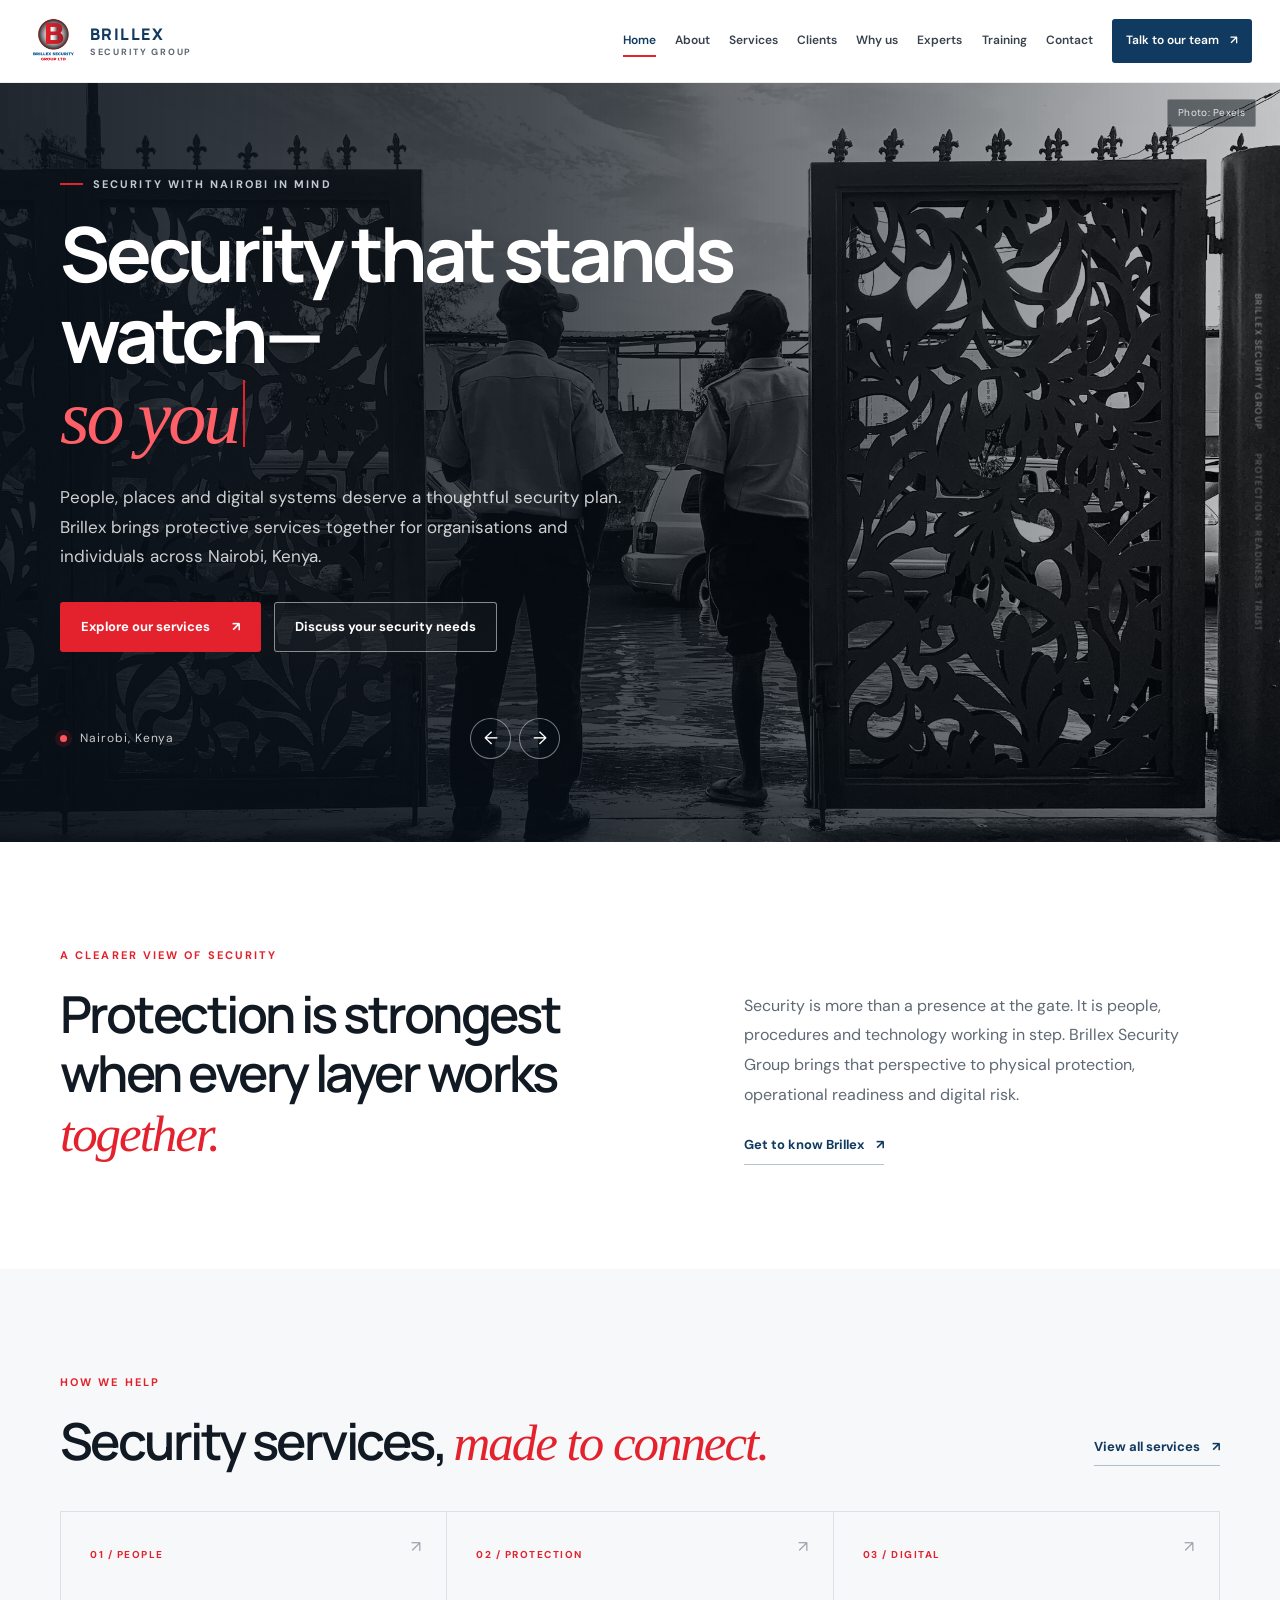
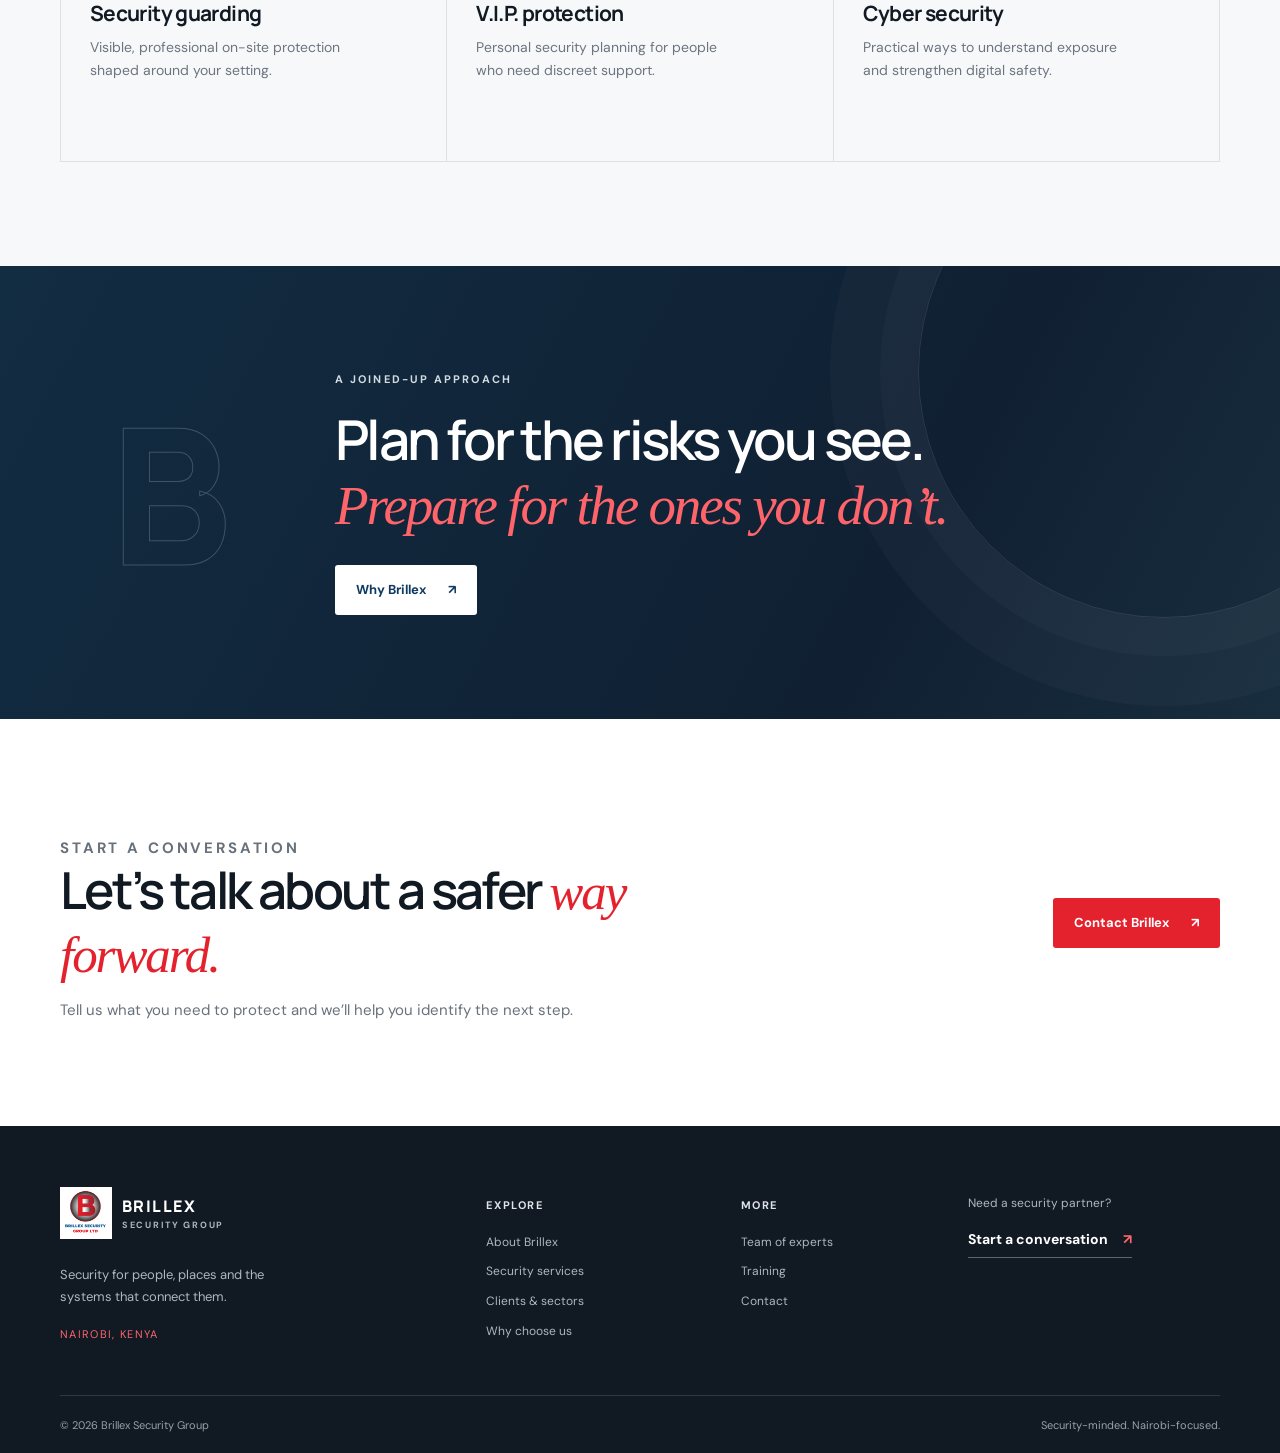
<file: index.html>
<!doctype html>
<html lang="en">
<head>
  <meta charset="utf-8">
  <meta name="viewport" content="width=device-width, initial-scale=1">
  <meta name="theme-color" content="#101821">
  <title>Brillex Security Group | Nairobi Security Solutions</title>
  <meta name="description" content="Brillex Security Group provides security services in Nairobi, Kenya, from professional guarding and VIP protection to cyber security and surveillance.">
  <meta name="keywords" content="security company Nairobi, security guarding, VIP protection, CCTV surveillance, cyber security, risk assessment">
  <meta property="og:type" content="website">
  <meta property="og:site_name" content="Brillex Security Group">
  <meta property="og:title" content="Brillex Security Group | Nairobi Security Solutions">
  <meta property="og:description" content="A considered security partner for people, premises and digital environments in Nairobi, Kenya.">
  <meta property="og:image" content="https://files.manuscdn.com/user_upload_by_module/session_file/310519663730242823/diGGMNQBbQScNteg.jpg">
  <meta name="twitter:card" content="summary_large_image">
  <meta name="twitter:title" content="Brillex Security Group | Nairobi Security Solutions">
  <meta name="twitter:description" content="Explore security services for people, premises and digital environments in Nairobi, Kenya.">
  <meta name="twitter:image" content="https://files.manuscdn.com/user_upload_by_module/session_file/310519663730242823/diGGMNQBbQScNteg.jpg">
  <link rel="icon" href="assets/img/brillex-logo.jpg" type="image/jpeg">
  <link rel="stylesheet" href="assets/css/styles.css">
  <script src="assets/js/main.js" defer></script>
</head>
<body data-page="home">
  <a class="skip-link" href="#main">Skip to content</a>
  <header class="site-header" data-header>
    <div class="header-inner">
      <a class="brand" href="/" aria-label="Brillex Security Group home">
        <img src="assets/img/brillex-logo.jpg" width="54" height="54" alt="Brillex Security Group logo">
        <span class="brand-copy"><strong>BRILLEX</strong><span>SECURITY GROUP</span></span>
      </a>
      <button class="nav-toggle" type="button" aria-label="Open navigation" aria-expanded="false" aria-controls="primary-nav" data-nav-toggle><span></span><span></span></button>
      <nav class="primary-nav" id="primary-nav" aria-label="Main navigation" data-nav>
        <a href="/" aria-current="page">Home</a><a href="about.html">About</a><a href="services.html">Services</a><a href="clients.html">Clients</a><a href="why-choose-us.html">Why us</a><a href="team.html">Experts</a><a href="training.html">Training</a><a href="contact.html">Contact</a>
        <a class="nav-cta" href="contact.html">Talk to our team <span aria-hidden="true">↗</span></a>
      </nav>
    </div>
  </header>

  <main id="main">
    <section class="hero" aria-labelledby="hero-title" data-hero>
      <div class="hero-slides" aria-hidden="true">
        <div class="hero-slide is-active" data-credit="Pexels" data-credit-url="https://www.pexels.com/search/african%20security%20guard/" style="background-image:url('assets/img/hero-guard.webp')"></div>
        <div class="hero-slide" data-credit="Unsplash" data-credit-url="https://unsplash.com/s/photos/security-monitoring" style="background-image:url('assets/img/hero-cctv.webp')"></div>
        <div class="hero-slide" data-credit="Pexels" data-credit-url="https://www.pexels.com/search/dog%20handler/" style="background-image:url('assets/img/hero-working-dog.webp')"></div>
      </div>
      <div class="hero-shade" aria-hidden="true"></div>
      <div class="hero-content page-width">
        <p class="eyebrow hero-eyebrow"><span class="eyebrow-mark"></span> Security with Nairobi in mind</p>
        <h1 id="hero-title" aria-label="Security that stands watch—so you can move forward."><span data-typewriter>Security that stands watch—</span><br><em data-typewriter>so you can move forward.</em><span class="typewriter-cursor" aria-hidden="true"></span></h1>
        <p class="hero-intro">People, places and digital systems deserve a thoughtful security plan. Brillex brings protective services together for organisations and individuals across Nairobi, Kenya.</p>
        <div class="hero-actions"><a class="button button-primary" href="services.html">Explore our services <span aria-hidden="true">↗</span></a><a class="button button-outline" href="contact.html">Discuss your security needs</a></div>
        <div class="hero-bottom"><span class="hero-location"><span class="location-dot"></span> Nairobi, Kenya</span><div class="carousel-controls" aria-label="Hero image controls"><button type="button" data-slide-prev aria-label="Previous background image">←</button><button type="button" data-slide-next aria-label="Next background image">→</button></div></div>
      </div>
      <a class="hero-photo-credit" href="https://www.pexels.com/search/african%20security%20guard/" target="_blank" rel="noopener noreferrer" data-hero-credit>Photo: Pexels</a>
      <div class="hero-edge" aria-hidden="true"><span>BRILLEX SECURITY GROUP</span><span>PROTECTION · READINESS · TRUST</span></div>
    </section>

    <section class="intro-section section-pad">
      <div class="page-width intro-layout">
        <div class="section-heading" data-reveal><p class="eyebrow eyebrow-dark">A clearer view of security</p><h2>Protection is strongest when every layer works <em>together.</em></h2></div>
        <div class="intro-copy" data-reveal><p>Security is more than a presence at the gate. It is people, procedures and technology working in step. Brillex Security Group brings that perspective to physical protection, operational readiness and digital risk.</p><a class="text-link" href="about.html">Get to know Brillex <span aria-hidden="true">↗</span></a></div>
      </div>
    </section>

    <section class="service-preview section-pad section-tint">
      <div class="page-width">
        <div class="section-heading section-heading-row" data-reveal><div><p class="eyebrow eyebrow-dark">How we help</p><h2>Security services, <em>made to connect.</em></h2></div><a class="text-link" href="services.html">View all services <span aria-hidden="true">↗</span></a></div>
        <div class="service-grid">
          <a class="service-card" href="services.html#guarding" data-reveal><span class="card-index">01 / PEOPLE</span><h3>Security guarding</h3><p>Visible, professional on-site protection shaped around your setting.</p><span class="card-arrow" aria-hidden="true">↗</span></a>
          <a class="service-card" href="services.html#vip-protection" data-reveal><span class="card-index">02 / PROTECTION</span><h3>V.I.P. protection</h3><p>Personal security planning for people who need discreet support.</p><span class="card-arrow" aria-hidden="true">↗</span></a>
          <a class="service-card" href="services.html#cyber-security" data-reveal><span class="card-index">03 / DIGITAL</span><h3>Cyber security</h3><p>Practical ways to understand exposure and strengthen digital safety.</p><span class="card-arrow" aria-hidden="true">↗</span></a>
        </div>
      </div>
    </section>

    <section class="statement-section section-pad"><div class="page-width statement-layout" data-reveal><span class="statement-mark" aria-hidden="true">B</span><div><p class="eyebrow">A joined-up approach</p><h2>Plan for the risks you see.<br><em>Prepare for the ones you don’t.</em></h2><a class="button button-light" href="why-choose-us.html">Why Brillex <span aria-hidden="true">↗</span></a></div></div></section>

    <section class="home-contact section-pad"><div class="page-width home-contact-inner" data-reveal><div><p class="eyebrow eyebrow-dark">Start a conversation</p><h2>Let’s talk about a safer <em>way forward.</em></h2><p>Tell us what you need to protect and we’ll help you identify the next step.</p></div><a class="button button-primary" href="contact.html">Contact Brillex <span aria-hidden="true">↗</span></a></div></section>
  </main>

  <footer class="site-footer"><div class="page-width footer-main"><div class="footer-brand-block"><a class="brand brand-footer" href="/"><img src="assets/img/brillex-logo.jpg" width="54" height="54" alt="Brillex Security Group logo"><span class="brand-copy"><strong>BRILLEX</strong><span>SECURITY GROUP</span></span></a><p>Security for people, places and the systems that connect them.</p><span class="footer-location">Nairobi, Kenya</span></div><div class="footer-links"><h2>Explore</h2><div><a href="about.html">About Brillex</a><a href="services.html">Security services</a><a href="clients.html">Clients &amp; sectors</a><a href="why-choose-us.html">Why choose us</a></div></div><div class="footer-links"><h2>More</h2><div><a href="team.html">Team of experts</a><a href="training.html">Training</a><a href="contact.html">Contact</a></div></div><div class="footer-cta"><span>Need a security partner?</span><a class="footer-contact-link" href="contact.html">Start a conversation <span aria-hidden="true">↗</span></a></div></div><div class="page-width footer-bottom"><span>© <span data-year>2026</span> Brillex Security Group</span><span>Security-minded. Nairobi-focused.</span></div></footer>
</body>
</html>
</file>
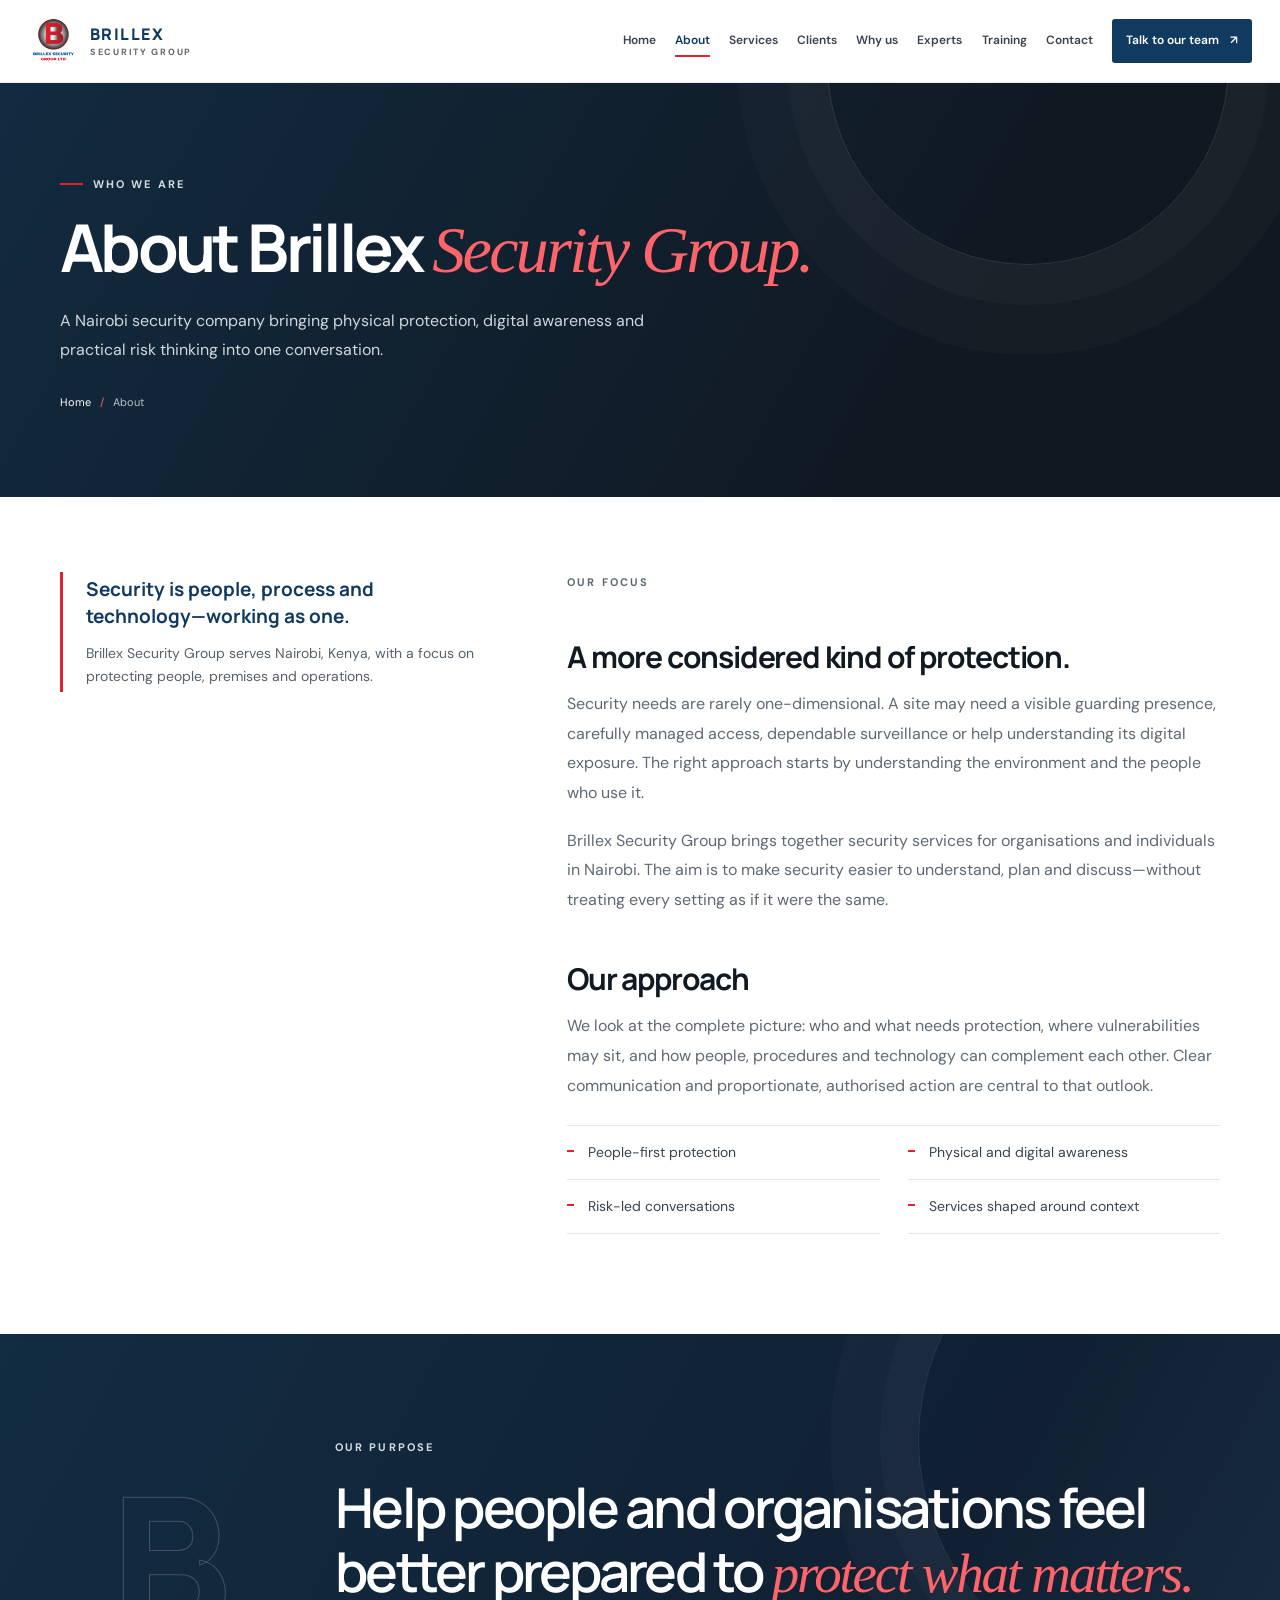
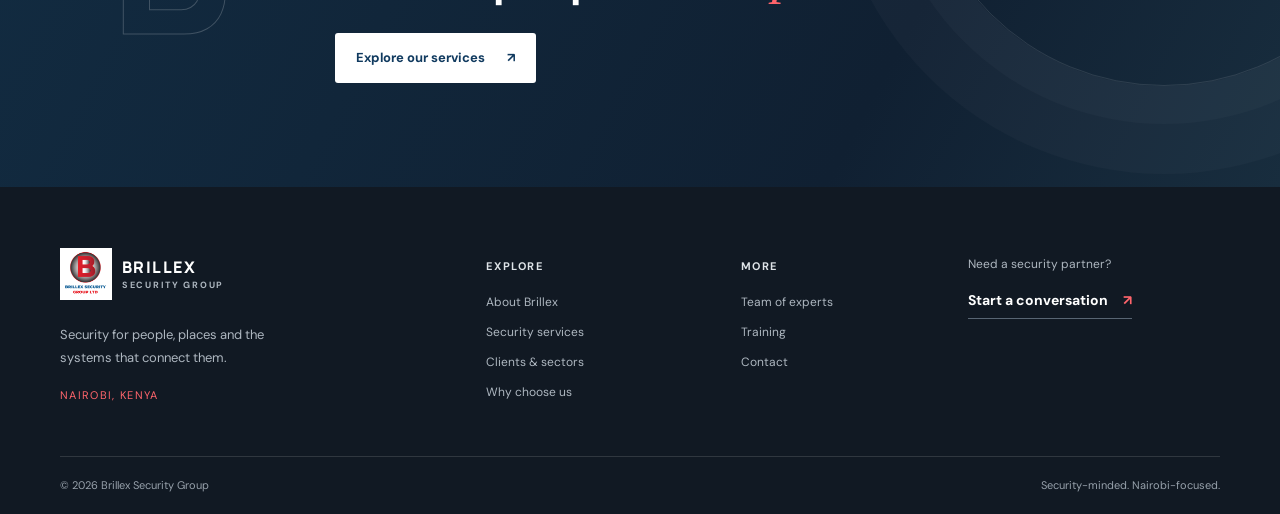
<file: about.html>
<!doctype html>
<html lang="en">
<head>
  <meta charset="utf-8"><meta name="viewport" content="width=device-width, initial-scale=1"><meta name="theme-color" content="#101821">
  <title>About Brillex Security Group | Nairobi</title>
  <meta name="description" content="Learn about Brillex Security Group, a Nairobi security company bringing people, procedures and technology into a more considered approach to protection.">
  <meta name="keywords" content="about Brillex Security Group, Nairobi security company, security approach, Brillex Kenya">
  <meta property="og:type" content="website"><meta property="og:site_name" content="Brillex Security Group"><meta property="og:title" content="About Brillex Security Group | Nairobi"><meta property="og:description" content="Meet the Nairobi security company focused on a joined-up approach to people, premises and digital safety."><meta property="og:image" content="https://files.manuscdn.com/user_upload_by_module/session_file/310519663730242823/diGGMNQBbQScNteg.jpg">
  <meta name="twitter:card" content="summary_large_image"><meta name="twitter:title" content="About Brillex Security Group | Nairobi"><meta name="twitter:description" content="A Nairobi security company with a joined-up approach to protection."><meta name="twitter:image" content="https://files.manuscdn.com/user_upload_by_module/session_file/310519663730242823/diGGMNQBbQScNteg.jpg">
  <link rel="icon" href="assets/img/brillex-logo.jpg" type="image/jpeg"><link rel="stylesheet" href="assets/css/styles.css"><script src="assets/js/main.js" defer></script>
</head>
<body data-page="about">
  <a class="skip-link" href="#main">Skip to content</a>
  <header class="site-header" data-header><div class="header-inner"><a class="brand" href="/" aria-label="Brillex Security Group home"><img src="assets/img/brillex-logo.jpg" width="54" height="54" alt="Brillex Security Group logo"><span class="brand-copy"><strong>BRILLEX</strong><span>SECURITY GROUP</span></span></a><button class="nav-toggle" type="button" aria-label="Open navigation" aria-expanded="false" aria-controls="primary-nav" data-nav-toggle><span></span><span></span></button><nav class="primary-nav" id="primary-nav" aria-label="Main navigation" data-nav><a href="/">Home</a><a href="about.html" aria-current="page">About</a><a href="services.html">Services</a><a href="clients.html">Clients</a><a href="why-choose-us.html">Why us</a><a href="team.html">Experts</a><a href="training.html">Training</a><a href="contact.html">Contact</a><a class="nav-cta" href="contact.html">Talk to our team <span aria-hidden="true">↗</span></a></nav></div></header>
  <main id="main">
    <section class="page-hero"><div class="page-width"><p class="eyebrow"><span class="eyebrow-mark"></span> Who we are</p><h1>About Brillex <em>Security Group.</em></h1><p class="page-hero-copy">A Nairobi security company bringing physical protection, digital awareness and practical risk thinking into one conversation.</p><div class="breadcrumb"><a href="/">Home</a><span aria-hidden="true">/</span><span aria-current="page">About</span></div></div></section>
    <section class="content-section"><div class="page-width content-two-col"><aside class="content-aside" data-reveal><strong>Security is people, process and technology—working as one.</strong>Brillex Security Group serves Nairobi, Kenya, with a focus on protecting people, premises and operations.</aside><div class="content-body" data-reveal><p class="eyebrow eyebrow-dark">Our focus</p><h2>A more considered kind of protection.</h2><p>Security needs are rarely one-dimensional. A site may need a visible guarding presence, carefully managed access, dependable surveillance or help understanding its digital exposure. The right approach starts by understanding the environment and the people who use it.</p><p>Brillex Security Group brings together security services for organisations and individuals in Nairobi. The aim is to make security easier to understand, plan and discuss—without treating every setting as if it were the same.</p><h2>Our approach</h2><p>We look at the complete picture: who and what needs protection, where vulnerabilities may sit, and how people, procedures and technology can complement each other. Clear communication and proportionate, authorised action are central to that outlook.</p><ul class="mini-list"><li>People-first protection</li><li>Physical and digital awareness</li><li>Risk-led conversations</li><li>Services shaped around context</li></ul></div></div></section>
    <section class="statement-section section-pad"><div class="page-width statement-layout" data-reveal><span class="statement-mark" aria-hidden="true">B</span><div><p class="eyebrow">Our purpose</p><h2>Help people and organisations feel better prepared to <em>protect what matters.</em></h2><a class="button button-light" href="services.html">Explore our services <span aria-hidden="true">↗</span></a></div></div></section>
  </main>
  <footer class="site-footer"><div class="page-width footer-main"><div class="footer-brand-block"><a class="brand brand-footer" href="/"><img src="assets/img/brillex-logo.jpg" width="54" height="54" alt="Brillex Security Group logo"><span class="brand-copy"><strong>BRILLEX</strong><span>SECURITY GROUP</span></span></a><p>Security for people, places and the systems that connect them.</p><span class="footer-location">Nairobi, Kenya</span></div><div class="footer-links"><h2>Explore</h2><div><a href="about.html">About Brillex</a><a href="services.html">Security services</a><a href="clients.html">Clients &amp; sectors</a><a href="why-choose-us.html">Why choose us</a></div></div><div class="footer-links"><h2>More</h2><div><a href="team.html">Team of experts</a><a href="training.html">Training</a><a href="contact.html">Contact</a></div></div><div class="footer-cta"><span>Need a security partner?</span><a class="footer-contact-link" href="contact.html">Start a conversation <span aria-hidden="true">↗</span></a></div></div><div class="page-width footer-bottom"><span>© <span data-year>2026</span> Brillex Security Group</span><span>Security-minded. Nairobi-focused.</span></div></footer>
</body></html>
</file>
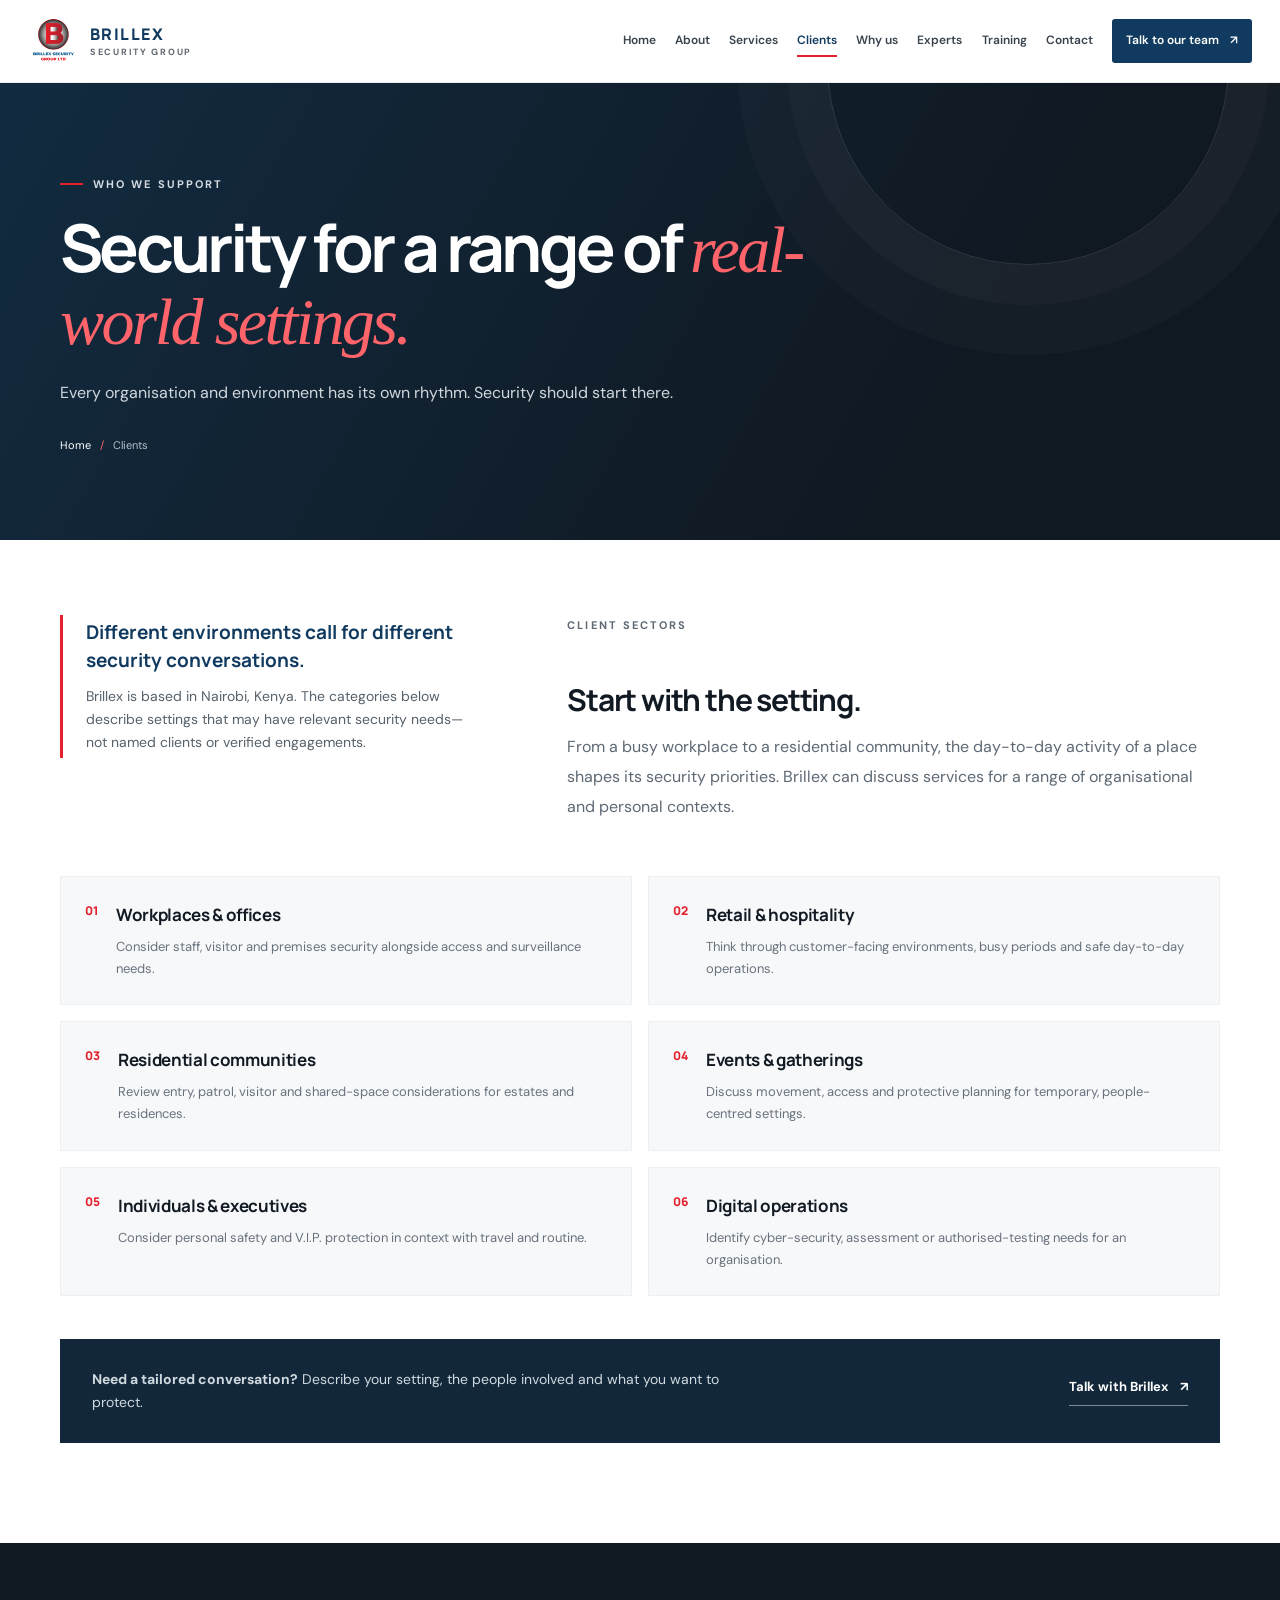
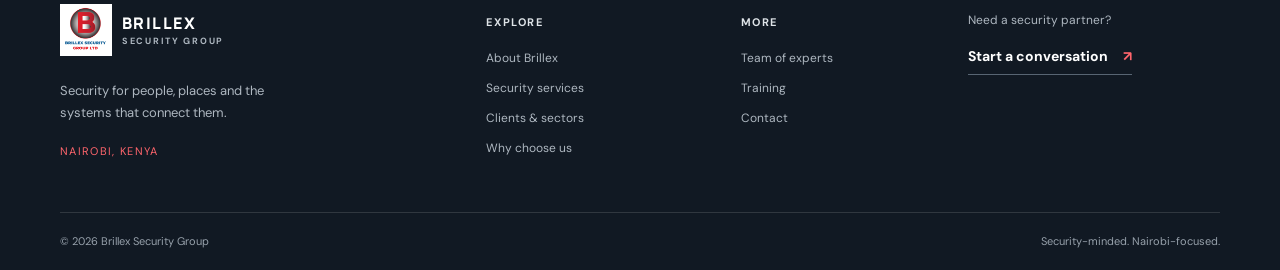
<file: clients.html>
<!doctype html>
<html lang="en">
<head>
  <meta charset="utf-8"><meta name="viewport" content="width=device-width, initial-scale=1"><meta name="theme-color" content="#101821">
  <title>Clients &amp; Sectors | Brillex Security Group</title>
  <meta name="description" content="Explore the types of organisations and environments Brillex Security Group can support with physical, personal and digital security in Nairobi.">
  <meta name="keywords" content="Brillex clients, security sectors Nairobi, business security Kenya, residential security, event security">
  <meta property="og:type" content="website"><meta property="og:site_name" content="Brillex Security Group"><meta property="og:title" content="Clients &amp; Sectors | Brillex Security Group"><meta property="og:description" content="Security support for varied environments in Nairobi, from workplaces and estates to public-facing venues."><meta property="og:image" content="https://files.manuscdn.com/user_upload_by_module/session_file/310519663730242823/diGGMNQBbQScNteg.jpg">
  <meta name="twitter:card" content="summary_large_image"><meta name="twitter:title" content="Clients &amp; Sectors | Brillex Security Group"><meta name="twitter:description" content="See the types of environments Brillex can support in Nairobi, Kenya."><meta name="twitter:image" content="https://files.manuscdn.com/user_upload_by_module/session_file/310519663730242823/diGGMNQBbQScNteg.jpg">
  <link rel="icon" href="assets/img/brillex-logo.jpg" type="image/jpeg"><link rel="stylesheet" href="assets/css/styles.css"><script src="assets/js/main.js" defer></script>
</head>
<body data-page="clients">
  <a class="skip-link" href="#main">Skip to content</a>
  <header class="site-header" data-header><div class="header-inner"><a class="brand" href="/" aria-label="Brillex Security Group home"><img src="assets/img/brillex-logo.jpg" width="54" height="54" alt="Brillex Security Group logo"><span class="brand-copy"><strong>BRILLEX</strong><span>SECURITY GROUP</span></span></a><button class="nav-toggle" type="button" aria-label="Open navigation" aria-expanded="false" aria-controls="primary-nav" data-nav-toggle><span></span><span></span></button><nav class="primary-nav" id="primary-nav" aria-label="Main navigation" data-nav><a href="/">Home</a><a href="about.html">About</a><a href="services.html">Services</a><a href="clients.html" aria-current="page">Clients</a><a href="why-choose-us.html">Why us</a><a href="team.html">Experts</a><a href="training.html">Training</a><a href="contact.html">Contact</a><a class="nav-cta" href="contact.html">Talk to our team <span aria-hidden="true">↗</span></a></nav></div></header>
  <main id="main">
    <section class="page-hero"><div class="page-width"><p class="eyebrow"><span class="eyebrow-mark"></span> Who we support</p><h1>Security for a range of <em>real-world settings.</em></h1><p class="page-hero-copy">Every organisation and environment has its own rhythm. Security should start there.</p><div class="breadcrumb"><a href="/">Home</a><span aria-hidden="true">/</span><span aria-current="page">Clients</span></div></div></section>
    <section class="content-section"><div class="page-width"><div class="content-two-col"><aside class="content-aside" data-reveal><strong>Different environments call for different security conversations.</strong>Brillex is based in Nairobi, Kenya. The categories below describe settings that may have relevant security needs—not named clients or verified engagements.</aside><div class="content-body" data-reveal><p class="eyebrow eyebrow-dark">Client sectors</p><h2>Start with the setting.</h2><p>From a busy workplace to a residential community, the day-to-day activity of a place shapes its security priorities. Brillex can discuss services for a range of organisational and personal contexts.</p></div></div>
      <div class="sector-grid"><article class="sector-card" data-reveal><span>01</span><div><h2>Workplaces &amp; offices</h2><p>Consider staff, visitor and premises security alongside access and surveillance needs.</p></div></article><article class="sector-card" data-reveal><span>02</span><div><h2>Retail &amp; hospitality</h2><p>Think through customer-facing environments, busy periods and safe day-to-day operations.</p></div></article><article class="sector-card" data-reveal><span>03</span><div><h2>Residential communities</h2><p>Review entry, patrol, visitor and shared-space considerations for estates and residences.</p></div></article><article class="sector-card" data-reveal><span>04</span><div><h2>Events &amp; gatherings</h2><p>Discuss movement, access and protective planning for temporary, people-centred settings.</p></div></article><article class="sector-card" data-reveal><span>05</span><div><h2>Individuals &amp; executives</h2><p>Consider personal safety and V.I.P. protection in context with travel and routine.</p></div></article><article class="sector-card" data-reveal><span>06</span><div><h2>Digital operations</h2><p>Identify cyber-security, assessment or authorised-testing needs for an organisation.</p></div></article></div>
      <div class="callout" data-reveal><p><strong>Need a tailored conversation?</strong> Describe your setting, the people involved and what you want to protect.</p><a class="text-link" href="contact.html">Talk with Brillex <span aria-hidden="true">↗</span></a></div>
    </div></section>
  </main>
  <footer class="site-footer"><div class="page-width footer-main"><div class="footer-brand-block"><a class="brand brand-footer" href="/"><img src="assets/img/brillex-logo.jpg" width="54" height="54" alt="Brillex Security Group logo"><span class="brand-copy"><strong>BRILLEX</strong><span>SECURITY GROUP</span></span></a><p>Security for people, places and the systems that connect them.</p><span class="footer-location">Nairobi, Kenya</span></div><div class="footer-links"><h2>Explore</h2><div><a href="about.html">About Brillex</a><a href="services.html">Security services</a><a href="clients.html">Clients &amp; sectors</a><a href="why-choose-us.html">Why choose us</a></div></div><div class="footer-links"><h2>More</h2><div><a href="team.html">Team of experts</a><a href="training.html">Training</a><a href="contact.html">Contact</a></div></div><div class="footer-cta"><span>Need a security partner?</span><a class="footer-contact-link" href="contact.html">Start a conversation <span aria-hidden="true">↗</span></a></div></div><div class="page-width footer-bottom"><span>© <span data-year>2026</span> Brillex Security Group</span><span>Security-minded. Nairobi-focused.</span></div></footer>
</body></html>
</file>
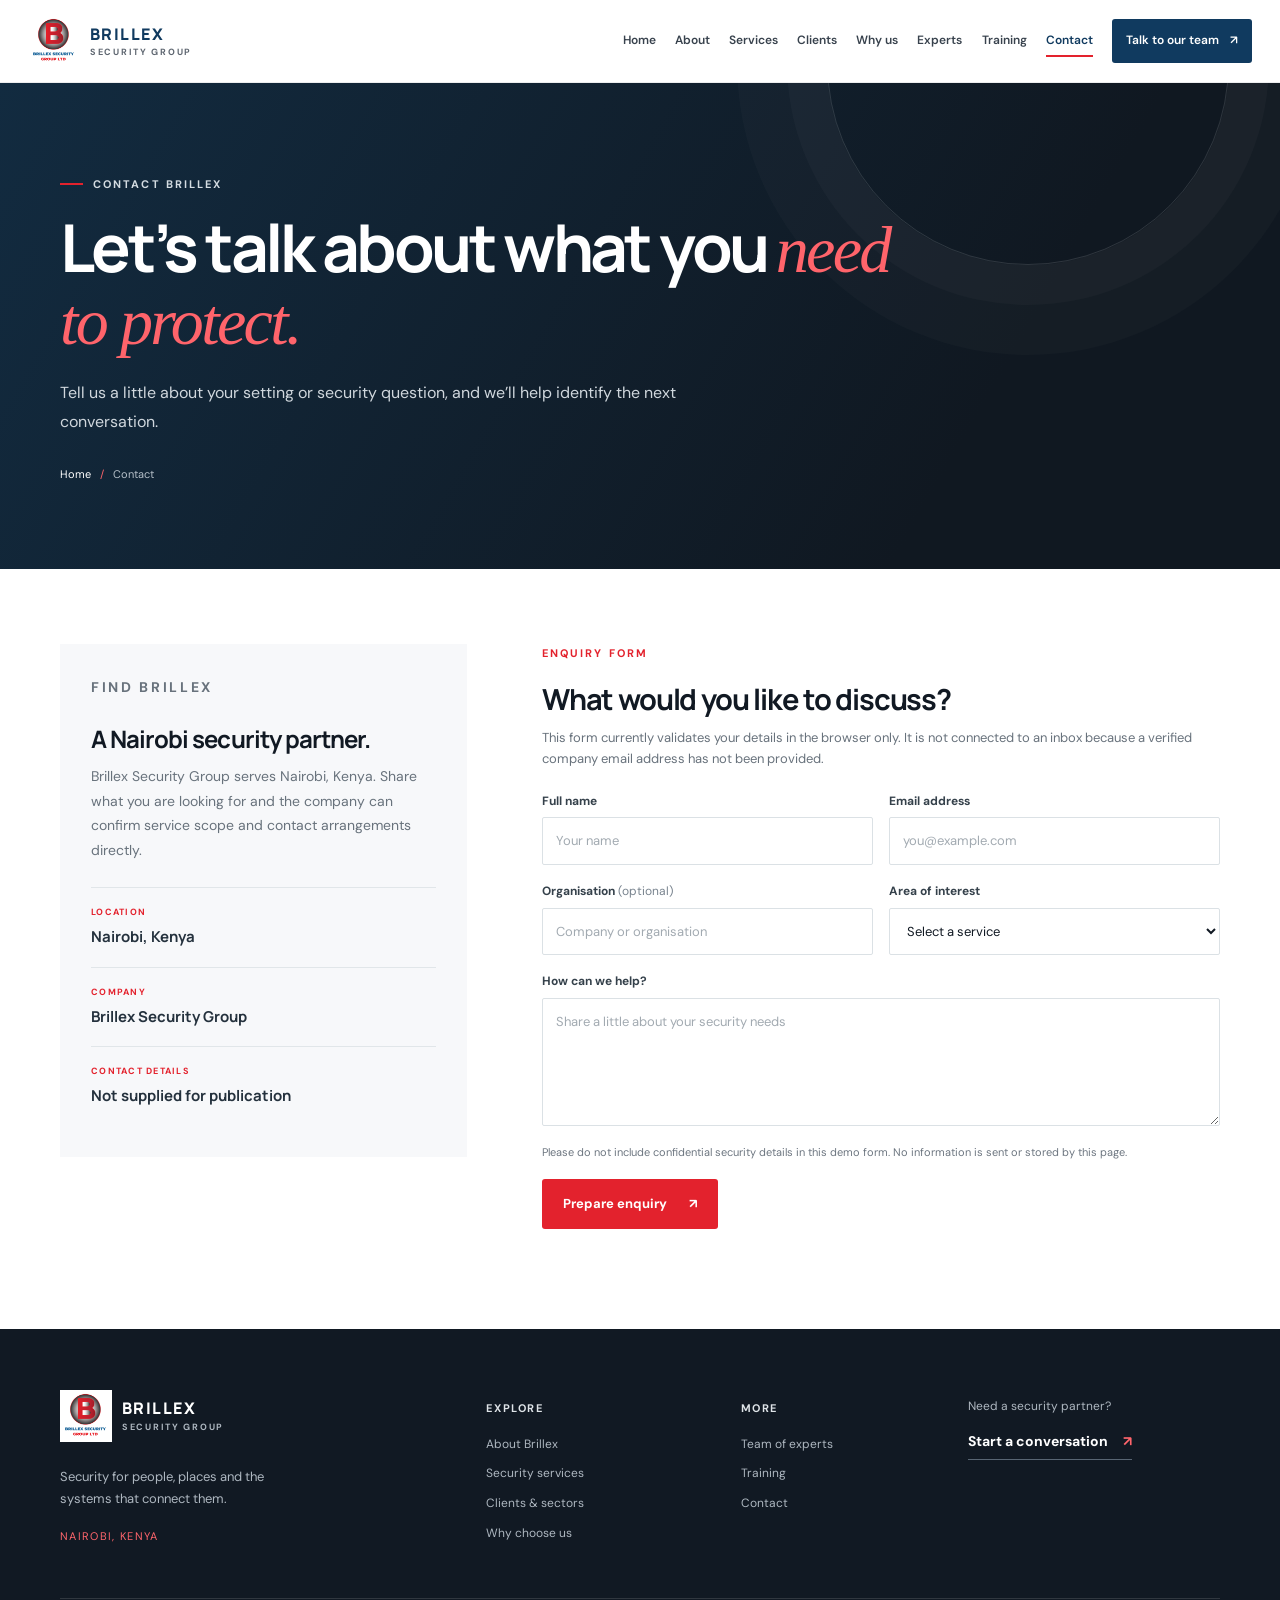
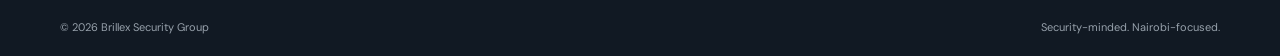
<file: contact.html>
<!doctype html>
<html lang="en">
<head>
  <meta charset="utf-8"><meta name="viewport" content="width=device-width, initial-scale=1"><meta name="theme-color" content="#101821">
  <title>Contact Brillex Security Group | Nairobi</title>
  <meta name="description" content="Contact Brillex Security Group about security services in Nairobi, Kenya. Share your requirements and confirm the company's contact channel.">
  <meta name="keywords" content="contact Brillex Security Group, security company Nairobi contact, security enquiry Kenya, Brillex Nairobi">
  <meta property="og:type" content="website"><meta property="og:site_name" content="Brillex Security Group"><meta property="og:title" content="Contact Brillex Security Group | Nairobi"><meta property="og:description" content="Start a conversation about your security requirements in Nairobi, Kenya."><meta property="og:image" content="https://files.manuscdn.com/user_upload_by_module/session_file/310519663730242823/diGGMNQBbQScNteg.jpg">
  <meta name="twitter:card" content="summary_large_image"><meta name="twitter:title" content="Contact Brillex Security Group | Nairobi"><meta name="twitter:description" content="Share your security needs with Brillex Security Group in Nairobi."><meta name="twitter:image" content="https://files.manuscdn.com/user_upload_by_module/session_file/310519663730242823/diGGMNQBbQScNteg.jpg">
  <meta name="twitter:card" content="summary_large_image"><meta name="twitter:title" content="Contact Brillex Security Group | Nairobi"><meta name="twitter:description" content="Share your security needs with Brillex Security Group in Nairobi."><meta name="twitter:image" content="https://files.manuscdn.com/user_upload_by_module/session_file/310519663730242823/diGGMNQBbQScNteg.jpg">
  <link rel="icon" href="assets/img/brillex-logo.jpg" type="image/jpeg"><link rel="stylesheet" href="assets/css/styles.css"><script src="assets/js/main.js" defer></script>
</head>
<body data-page="contact">
  <a class="skip-link" href="#main">Skip to content</a>
  <header class="site-header" data-header><div class="header-inner"><a class="brand" href="/" aria-label="Brillex Security Group home"><img src="assets/img/brillex-logo.jpg" width="54" height="54" alt="Brillex Security Group logo"><span class="brand-copy"><strong>BRILLEX</strong><span>SECURITY GROUP</span></span></a><button class="nav-toggle" type="button" aria-label="Open navigation" aria-expanded="false" aria-controls="primary-nav" data-nav-toggle><span></span><span></span></button><nav class="primary-nav" id="primary-nav" aria-label="Main navigation" data-nav><a href="/">Home</a><a href="about.html">About</a><a href="services.html">Services</a><a href="clients.html">Clients</a><a href="why-choose-us.html">Why us</a><a href="team.html">Experts</a><a href="training.html">Training</a><a href="contact.html" aria-current="page">Contact</a><a class="nav-cta" href="contact.html">Talk to our team <span aria-hidden="true">↗</span></a></nav></div></header>
  <main id="main">
    <section class="page-hero"><div class="page-width"><p class="eyebrow"><span class="eyebrow-mark"></span> Contact Brillex</p><h1>Let’s talk about what you <em>need to protect.</em></h1><p class="page-hero-copy">Tell us a little about your setting or security question, and we’ll help identify the next conversation.</p><div class="breadcrumb"><a href="/">Home</a><span aria-hidden="true">/</span><span aria-current="page">Contact</span></div></div></section>
    <section class="content-section"><div class="page-width contact-layout"><aside class="contact-details" data-reveal><p class="eyebrow eyebrow-dark">Find Brillex</p><h2>A Nairobi security partner.</h2><p>Brillex Security Group serves Nairobi, Kenya. Share what you are looking for and the company can confirm service scope and contact arrangements directly.</p><div class="contact-item"><span>Location</span><strong>Nairobi, Kenya</strong></div><div class="contact-item"><span>Company</span><strong>Brillex Security Group</strong></div><div class="contact-item"><span>Contact details</span><strong>Not supplied for publication</strong></div></aside>
      <div data-reveal><p class="eyebrow eyebrow-dark">Enquiry form</p><h2 class="content-body" style="font-family:var(--display);font-size:29px;line-height:1.2;letter-spacing:-.04em;margin:0 0 10px">What would you like to discuss?</h2><p style="color:#68727c;font-size:13px;margin:0 0 22px">This form currently validates your details in the browser only. It is not connected to an inbox because a verified company email address has not been provided.</p>
        <form class="contact-form" data-contact-form method="post">
          <div class="field"><label for="name">Full name</label><input id="name" name="name" type="text" autocomplete="name" required maxlength="100" placeholder="Your name"></div>
          <div class="field"><label for="email">Email address</label><input id="email" name="email" type="email" autocomplete="email" required maxlength="160" placeholder="you@example.com"></div>
          <div class="field"><label for="organisation">Organisation <span style="font-weight:400;color:#78838e">(optional)</span></label><input id="organisation" name="organisation" type="text" autocomplete="organization" maxlength="120" placeholder="Company or organisation"></div>
          <div class="field"><label for="interest">Area of interest</label><select id="interest" name="interest" required><option value="" selected disabled>Select a service</option><option>Security guarding</option><option>V.I.P. protection</option><option>Cyber security</option><option>Access control / CCTV</option><option>Security dogs</option><option>Forensic audit</option><option>Risk assessment</option><option>Ethical hacking</option><option>Training</option><option>Other</option></select></div>
          <div class="field field-wide"><label for="message">How can we help?</label><textarea id="message" name="message" required maxlength="2000" placeholder="Share a little about your security needs"></textarea></div>
          <p class="form-note">Please do not include confidential security details in this demo form. No information is sent or stored by this page.</p>
          <div class="form-status" data-form-status role="status" tabindex="-1" aria-live="polite"></div>
          <button class="button button-primary" type="submit">Prepare enquiry <span aria-hidden="true">↗</span></button>
        </form>
      </div></div></section>
  </main>
  <footer class="site-footer"><div class="page-width footer-main"><div class="footer-brand-block"><a class="brand brand-footer" href="/"><img src="assets/img/brillex-logo.jpg" width="54" height="54" alt="Brillex Security Group logo"><span class="brand-copy"><strong>BRILLEX</strong><span>SECURITY GROUP</span></span></a><p>Security for people, places and the systems that connect them.</p><span class="footer-location">Nairobi, Kenya</span></div><div class="footer-links"><h2>Explore</h2><div><a href="about.html">About Brillex</a><a href="services.html">Security services</a><a href="clients.html">Clients &amp; sectors</a><a href="why-choose-us.html">Why choose us</a></div></div><div class="footer-links"><h2>More</h2><div><a href="team.html">Team of experts</a><a href="training.html">Training</a><a href="contact.html">Contact</a></div></div><div class="footer-cta"><span>Need a security partner?</span><a class="footer-contact-link" href="contact.html">Start a conversation <span aria-hidden="true">↗</span></a></div></div><div class="page-width footer-bottom"><span>© <span data-year>2026</span> Brillex Security Group</span><span>Security-minded. Nairobi-focused.</span></div></footer>
</body></html>
</file>
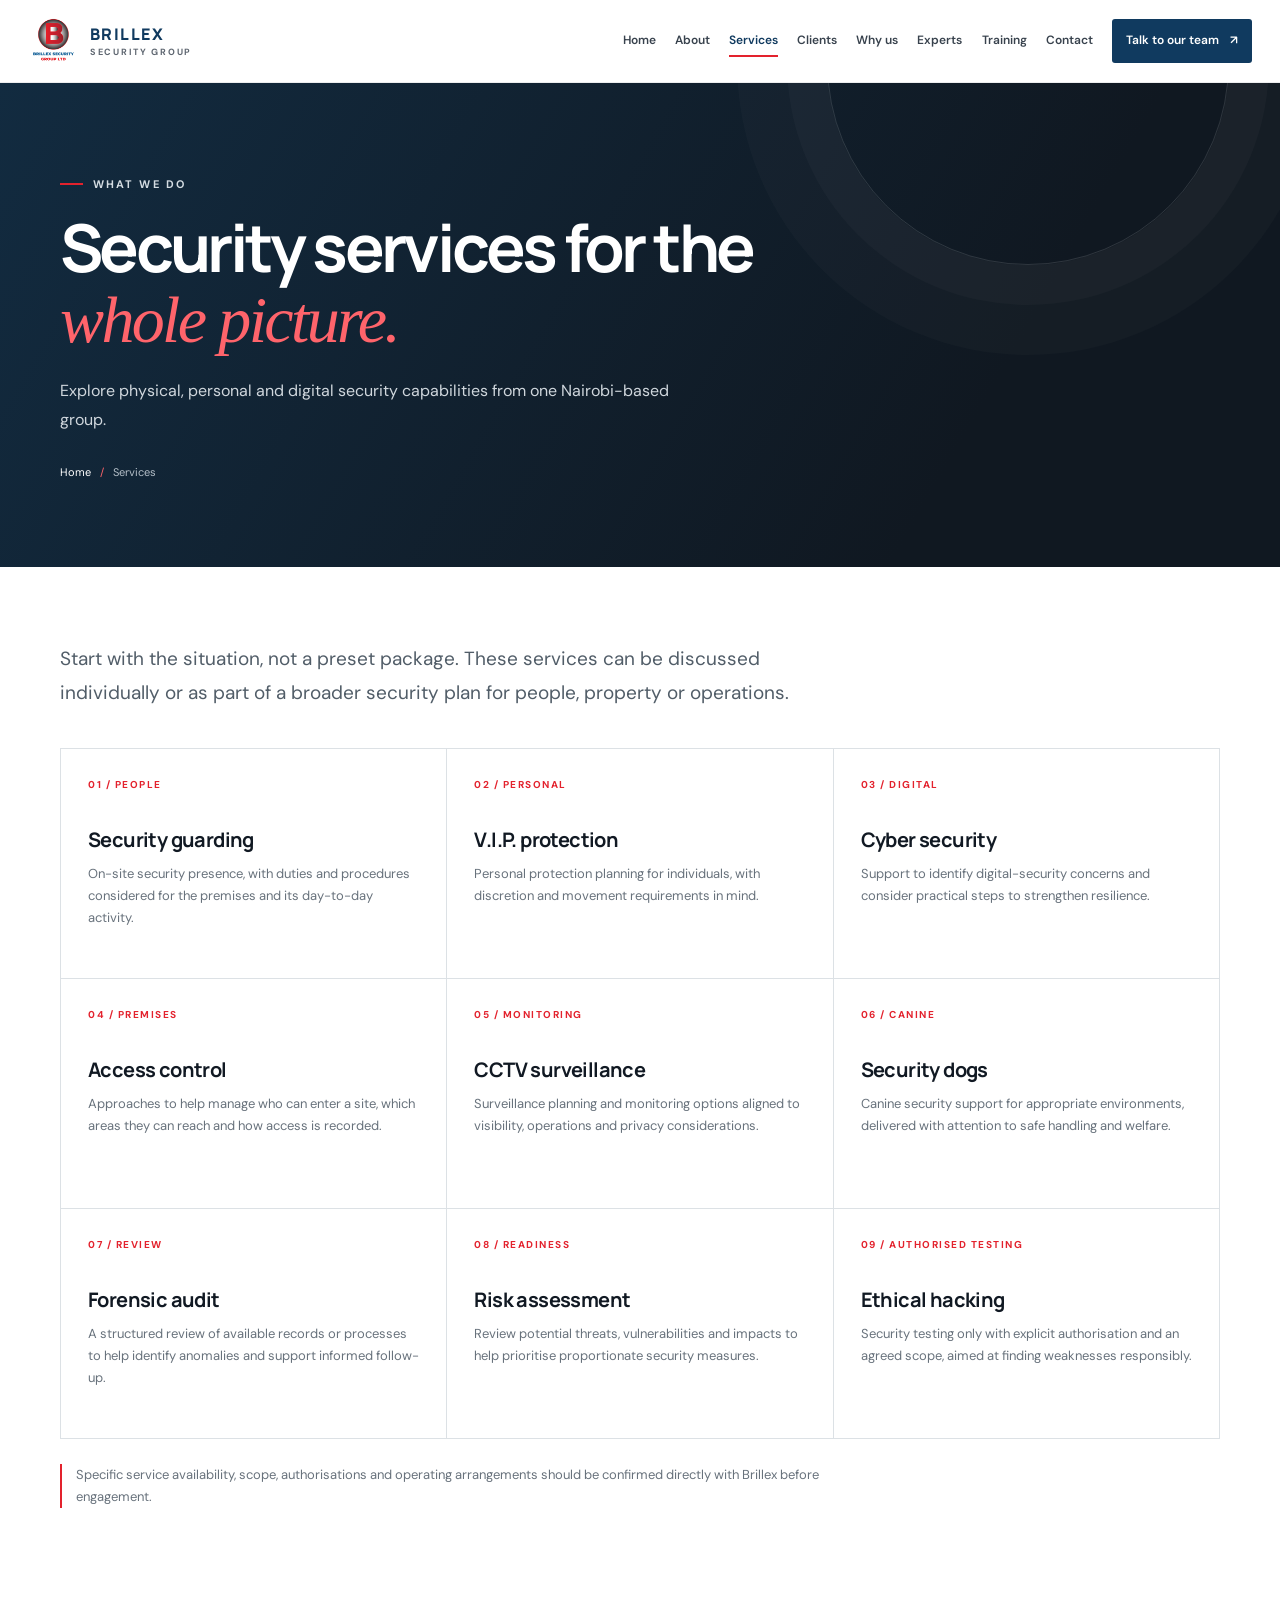
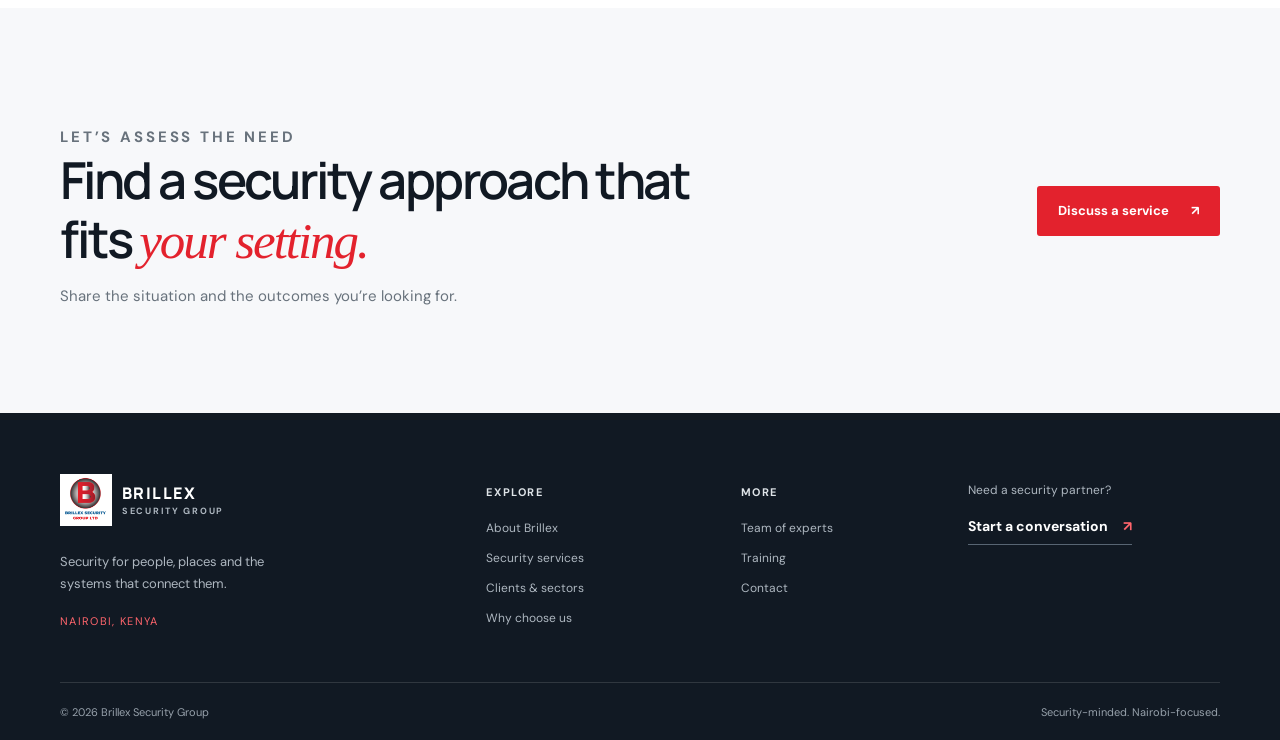
<file: services.html>
<!doctype html>
<html lang="en">
<head>
  <meta charset="utf-8"><meta name="viewport" content="width=device-width, initial-scale=1"><meta name="theme-color" content="#101821">
  <title>Security Services in Nairobi | Brillex</title>
  <meta name="description" content="Explore Brillex services in Nairobi, Kenya: guarding, VIP protection, cyber security, access control, CCTV, canine security, audits and risk assessment.">
  <meta name="keywords" content="security services Nairobi, security guarding, VIP protection, CCTV surveillance, access control, ethical hacking, risk assessment">
  <meta property="og:type" content="website"><meta property="og:site_name" content="Brillex Security Group"><meta property="og:title" content="Security Services in Nairobi | Brillex"><meta property="og:description" content="From guarding and VIP protection to CCTV surveillance, cyber security and risk assessment, explore Brillex services."><meta property="og:image" content="https://files.manuscdn.com/user_upload_by_module/session_file/310519663730242823/diGGMNQBbQScNteg.jpg">
  <meta name="twitter:card" content="summary_large_image"><meta name="twitter:title" content="Security Services in Nairobi | Brillex"><meta name="twitter:description" content="Explore Brillex physical and digital security services in Nairobi."><meta name="twitter:image" content="https://files.manuscdn.com/user_upload_by_module/session_file/310519663730242823/diGGMNQBbQScNteg.jpg">
  <meta name="twitter:card" content="summary_large_image"><meta name="twitter:title" content="Security Services in Nairobi | Brillex"><meta name="twitter:description" content="Explore Brillex physical and digital security services in Nairobi."><meta name="twitter:image" content="https://files.manuscdn.com/user_upload_by_module/session_file/310519663730242823/diGGMNQBbQScNteg.jpg">
  <link rel="icon" href="assets/img/brillex-logo.jpg" type="image/jpeg"><link rel="stylesheet" href="assets/css/styles.css"><script src="assets/js/main.js" defer></script>
</head>
<body data-page="services">
  <a class="skip-link" href="#main">Skip to content</a>
  <header class="site-header" data-header><div class="header-inner"><a class="brand" href="/" aria-label="Brillex Security Group home"><img src="assets/img/brillex-logo.jpg" width="54" height="54" alt="Brillex Security Group logo"><span class="brand-copy"><strong>BRILLEX</strong><span>SECURITY GROUP</span></span></a><button class="nav-toggle" type="button" aria-label="Open navigation" aria-expanded="false" aria-controls="primary-nav" data-nav-toggle><span></span><span></span></button><nav class="primary-nav" id="primary-nav" aria-label="Main navigation" data-nav><a href="/">Home</a><a href="about.html">About</a><a href="services.html" aria-current="page">Services</a><a href="clients.html">Clients</a><a href="why-choose-us.html">Why us</a><a href="team.html">Experts</a><a href="training.html">Training</a><a href="contact.html">Contact</a><a class="nav-cta" href="contact.html">Talk to our team <span aria-hidden="true">↗</span></a></nav></div></header>
  <main id="main">
    <section class="page-hero"><div class="page-width"><p class="eyebrow"><span class="eyebrow-mark"></span> What we do</p><h1>Security services for the <em>whole picture.</em></h1><p class="page-hero-copy">Explore physical, personal and digital security capabilities from one Nairobi-based group.</p><div class="breadcrumb"><a href="/">Home</a><span aria-hidden="true">/</span><span aria-current="page">Services</span></div></div></section>
    <section class="content-section"><div class="page-width"><p class="content-lead" data-reveal>Start with the situation, not a preset package. These services can be discussed individually or as part of a broader security plan for people, property or operations.</p><div class="detail-grid" style="margin-top:38px">
      <article class="detail-card" id="guarding" data-reveal><span class="card-index">01 / PEOPLE</span><h2>Security guarding</h2><p>On-site security presence, with duties and procedures considered for the premises and its day-to-day activity.</p></article>
      <article class="detail-card" id="vip-protection" data-reveal><span class="card-index">02 / PERSONAL</span><h2>V.I.P. protection</h2><p>Personal protection planning for individuals, with discretion and movement requirements in mind.</p></article>
      <article class="detail-card" id="cyber-security" data-reveal><span class="card-index">03 / DIGITAL</span><h2>Cyber security</h2><p>Support to identify digital-security concerns and consider practical steps to strengthen resilience.</p></article>
      <article class="detail-card" id="access-control" data-reveal><span class="card-index">04 / PREMISES</span><h2>Access control</h2><p>Approaches to help manage who can enter a site, which areas they can reach and how access is recorded.</p></article>
      <article class="detail-card" id="cctv-surveillance" data-reveal><span class="card-index">05 / MONITORING</span><h2>CCTV surveillance</h2><p>Surveillance planning and monitoring options aligned to visibility, operations and privacy considerations.</p></article>
      <article class="detail-card" id="security-dogs" data-reveal><span class="card-index">06 / CANINE</span><h2>Security dogs</h2><p>Canine security support for appropriate environments, delivered with attention to safe handling and welfare.</p></article>
      <article class="detail-card" id="forensic-audit" data-reveal><span class="card-index">07 / REVIEW</span><h2>Forensic audit</h2><p>A structured review of available records or processes to help identify anomalies and support informed follow-up.</p></article>
      <article class="detail-card" id="risk-assessment" data-reveal><span class="card-index">08 / READINESS</span><h2>Risk assessment</h2><p>Review potential threats, vulnerabilities and impacts to help prioritise proportionate security measures.</p></article>
      <article class="detail-card" id="ethical-hacking" data-reveal><span class="card-index">09 / AUTHORISED TESTING</span><h2>Ethical hacking</h2><p>Security testing only with explicit authorisation and an agreed scope, aimed at finding weaknesses responsibly.</p></article>
    </div><p class="section-note">Specific service availability, scope, authorisations and operating arrangements should be confirmed directly with Brillex before engagement.</p></div></section>
    <section class="home-contact section-pad section-tint"><div class="page-width home-contact-inner" data-reveal><div><p class="eyebrow eyebrow-dark">Let’s assess the need</p><h2>Find a security approach that fits <em>your setting.</em></h2><p>Share the situation and the outcomes you’re looking for.</p></div><a class="button button-primary" href="contact.html">Discuss a service <span aria-hidden="true">↗</span></a></div></section>
  </main>
  <footer class="site-footer"><div class="page-width footer-main"><div class="footer-brand-block"><a class="brand brand-footer" href="/"><img src="assets/img/brillex-logo.jpg" width="54" height="54" alt="Brillex Security Group logo"><span class="brand-copy"><strong>BRILLEX</strong><span>SECURITY GROUP</span></span></a><p>Security for people, places and the systems that connect them.</p><span class="footer-location">Nairobi, Kenya</span></div><div class="footer-links"><h2>Explore</h2><div><a href="about.html">About Brillex</a><a href="services.html">Security services</a><a href="clients.html">Clients &amp; sectors</a><a href="why-choose-us.html">Why choose us</a></div></div><div class="footer-links"><h2>More</h2><div><a href="team.html">Team of experts</a><a href="training.html">Training</a><a href="contact.html">Contact</a></div></div><div class="footer-cta"><span>Need a security partner?</span><a class="footer-contact-link" href="contact.html">Start a conversation <span aria-hidden="true">↗</span></a></div></div><div class="page-width footer-bottom"><span>© <span data-year>2026</span> Brillex Security Group</span><span>Security-minded. Nairobi-focused.</span></div></footer>
</body></html>
</file>
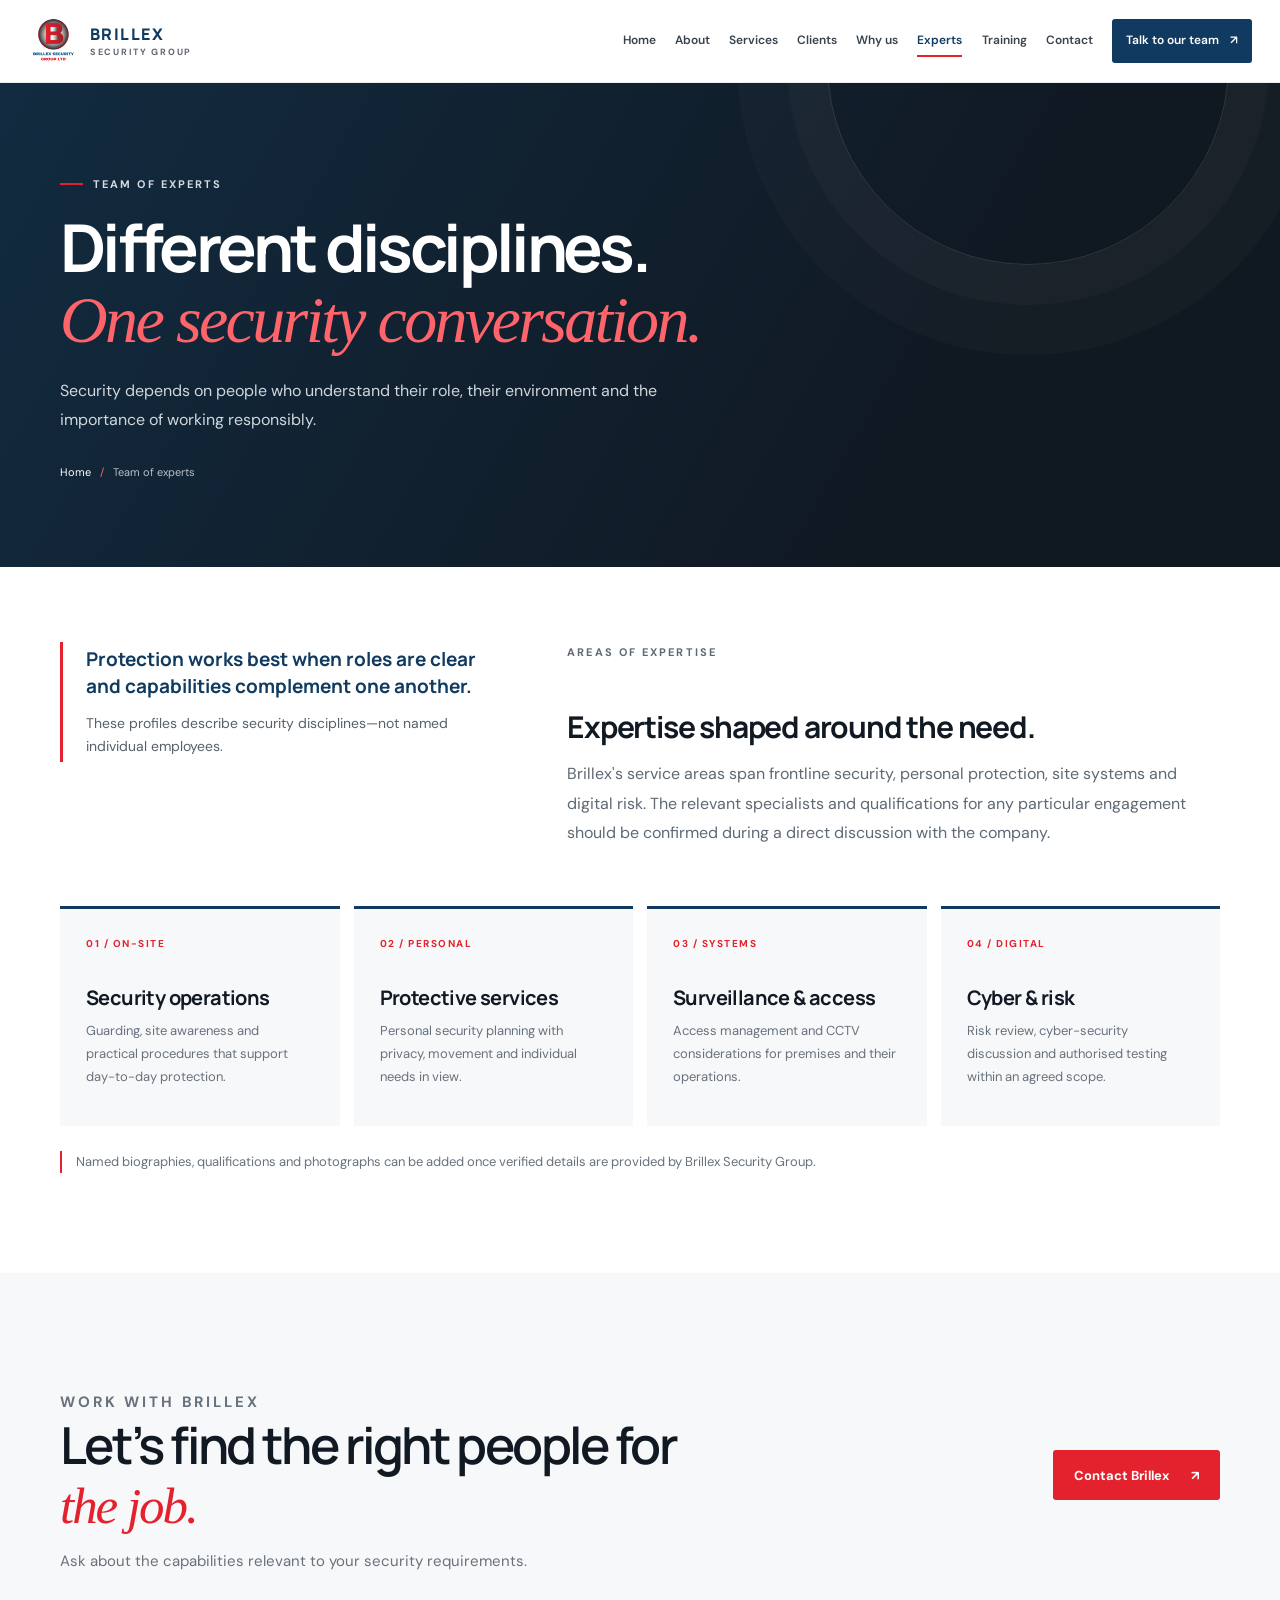
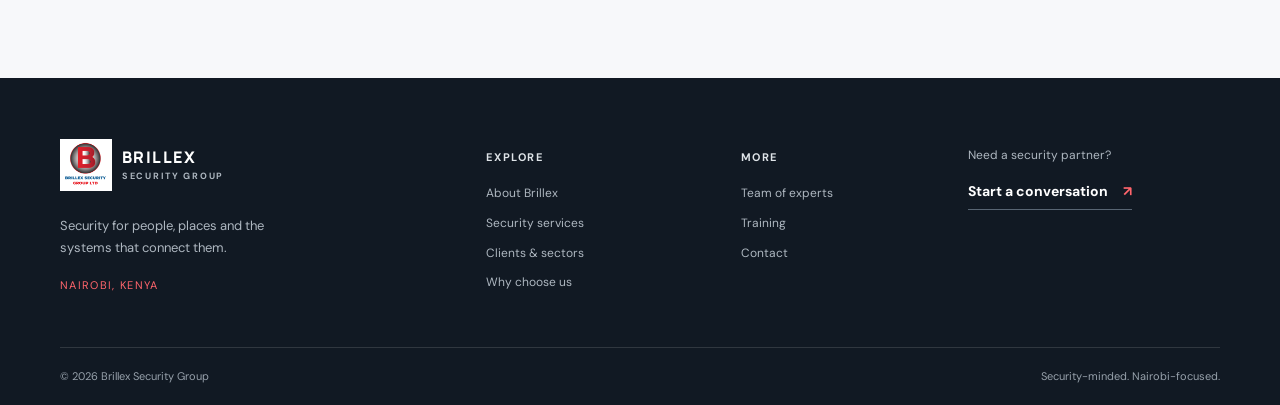
<file: team.html>
<!doctype html>
<html lang="en">
<head>
  <meta charset="utf-8"><meta name="viewport" content="width=device-width, initial-scale=1"><meta name="theme-color" content="#101821">
  <title>Security Experts | Brillex Security Group</title>
  <meta name="description" content="Discover the security disciplines behind Brillex services, from guarding and personal protection to surveillance, cyber security and risk review.">
  <meta name="keywords" content="Brillex security experts, security team Nairobi, guarding professionals, cyber security expertise, risk assessment">
  <meta property="og:type" content="website"><meta property="og:site_name" content="Brillex Security Group"><meta property="og:title" content="Security Experts | Brillex Security Group"><meta property="og:description" content="Explore the people-centred disciplines that support Brillex security services in Nairobi."><meta property="og:image" content="https://files.manuscdn.com/user_upload_by_module/session_file/310519663730242823/diGGMNQBbQScNteg.jpg">
  <meta name="twitter:card" content="summary_large_image"><meta name="twitter:title" content="Security Experts | Brillex Security Group"><meta name="twitter:description" content="Meet the areas of security capability behind Brillex services."><meta name="twitter:image" content="https://files.manuscdn.com/user_upload_by_module/session_file/310519663730242823/diGGMNQBbQScNteg.jpg">
  <link rel="icon" href="assets/img/brillex-logo.jpg" type="image/jpeg"><link rel="stylesheet" href="assets/css/styles.css"><script src="assets/js/main.js" defer></script>
</head>
<body data-page="team">
  <a class="skip-link" href="#main">Skip to content</a>
  <header class="site-header" data-header><div class="header-inner"><a class="brand" href="/" aria-label="Brillex Security Group home"><img src="assets/img/brillex-logo.jpg" width="54" height="54" alt="Brillex Security Group logo"><span class="brand-copy"><strong>BRILLEX</strong><span>SECURITY GROUP</span></span></a><button class="nav-toggle" type="button" aria-label="Open navigation" aria-expanded="false" aria-controls="primary-nav" data-nav-toggle><span></span><span></span></button><nav class="primary-nav" id="primary-nav" aria-label="Main navigation" data-nav><a href="/">Home</a><a href="about.html">About</a><a href="services.html">Services</a><a href="clients.html">Clients</a><a href="why-choose-us.html">Why us</a><a href="team.html" aria-current="page">Experts</a><a href="training.html">Training</a><a href="contact.html">Contact</a><a class="nav-cta" href="contact.html">Talk to our team <span aria-hidden="true">↗</span></a></nav></div></header>
  <main id="main">
    <section class="page-hero"><div class="page-width"><p class="eyebrow"><span class="eyebrow-mark"></span> Team of experts</p><h1>Different disciplines.<br><em>One security conversation.</em></h1><p class="page-hero-copy">Security depends on people who understand their role, their environment and the importance of working responsibly.</p><div class="breadcrumb"><a href="/">Home</a><span aria-hidden="true">/</span><span aria-current="page">Team of experts</span></div></div></section>
    <section class="content-section"><div class="page-width"><div class="content-two-col"><aside class="content-aside" data-reveal><strong>Protection works best when roles are clear and capabilities complement one another.</strong>These profiles describe security disciplines—not named individual employees.</aside><div class="content-body" data-reveal><p class="eyebrow eyebrow-dark">Areas of expertise</p><h2>Expertise shaped around the need.</h2><p>Brillex's service areas span frontline security, personal protection, site systems and digital risk. The relevant specialists and qualifications for any particular engagement should be confirmed during a direct discussion with the company.</p></div></div>
      <div class="profile-grid" style="margin-top:40px"><article class="profile-card" data-reveal><span class="card-index">01 / ON-SITE</span><h2>Security operations</h2><p>Guarding, site awareness and practical procedures that support day-to-day protection.</p></article><article class="profile-card" data-reveal><span class="card-index">02 / PERSONAL</span><h2>Protective services</h2><p>Personal security planning with privacy, movement and individual needs in view.</p></article><article class="profile-card" data-reveal><span class="card-index">03 / SYSTEMS</span><h2>Surveillance &amp; access</h2><p>Access management and CCTV considerations for premises and their operations.</p></article><article class="profile-card" data-reveal><span class="card-index">04 / DIGITAL</span><h2>Cyber &amp; risk</h2><p>Risk review, cyber-security discussion and authorised testing within an agreed scope.</p></article></div>
      <p class="section-note">Named biographies, qualifications and photographs can be added once verified details are provided by Brillex Security Group.</p>
    </div></section>
    <section class="home-contact section-pad section-tint"><div class="page-width home-contact-inner" data-reveal><div><p class="eyebrow eyebrow-dark">Work with Brillex</p><h2>Let’s find the right people for <em>the job.</em></h2><p>Ask about the capabilities relevant to your security requirements.</p></div><a class="button button-primary" href="contact.html">Contact Brillex <span aria-hidden="true">↗</span></a></div></section>
  </main>
  <footer class="site-footer"><div class="page-width footer-main"><div class="footer-brand-block"><a class="brand brand-footer" href="/"><img src="assets/img/brillex-logo.jpg" width="54" height="54" alt="Brillex Security Group logo"><span class="brand-copy"><strong>BRILLEX</strong><span>SECURITY GROUP</span></span></a><p>Security for people, places and the systems that connect them.</p><span class="footer-location">Nairobi, Kenya</span></div><div class="footer-links"><h2>Explore</h2><div><a href="about.html">About Brillex</a><a href="services.html">Security services</a><a href="clients.html">Clients &amp; sectors</a><a href="why-choose-us.html">Why choose us</a></div></div><div class="footer-links"><h2>More</h2><div><a href="team.html">Team of experts</a><a href="training.html">Training</a><a href="contact.html">Contact</a></div></div><div class="footer-cta"><span>Need a security partner?</span><a class="footer-contact-link" href="contact.html">Start a conversation <span aria-hidden="true">↗</span></a></div></div><div class="page-width footer-bottom"><span>© <span data-year>2026</span> Brillex Security Group</span><span>Security-minded. Nairobi-focused.</span></div></footer>
</body></html>
</file>
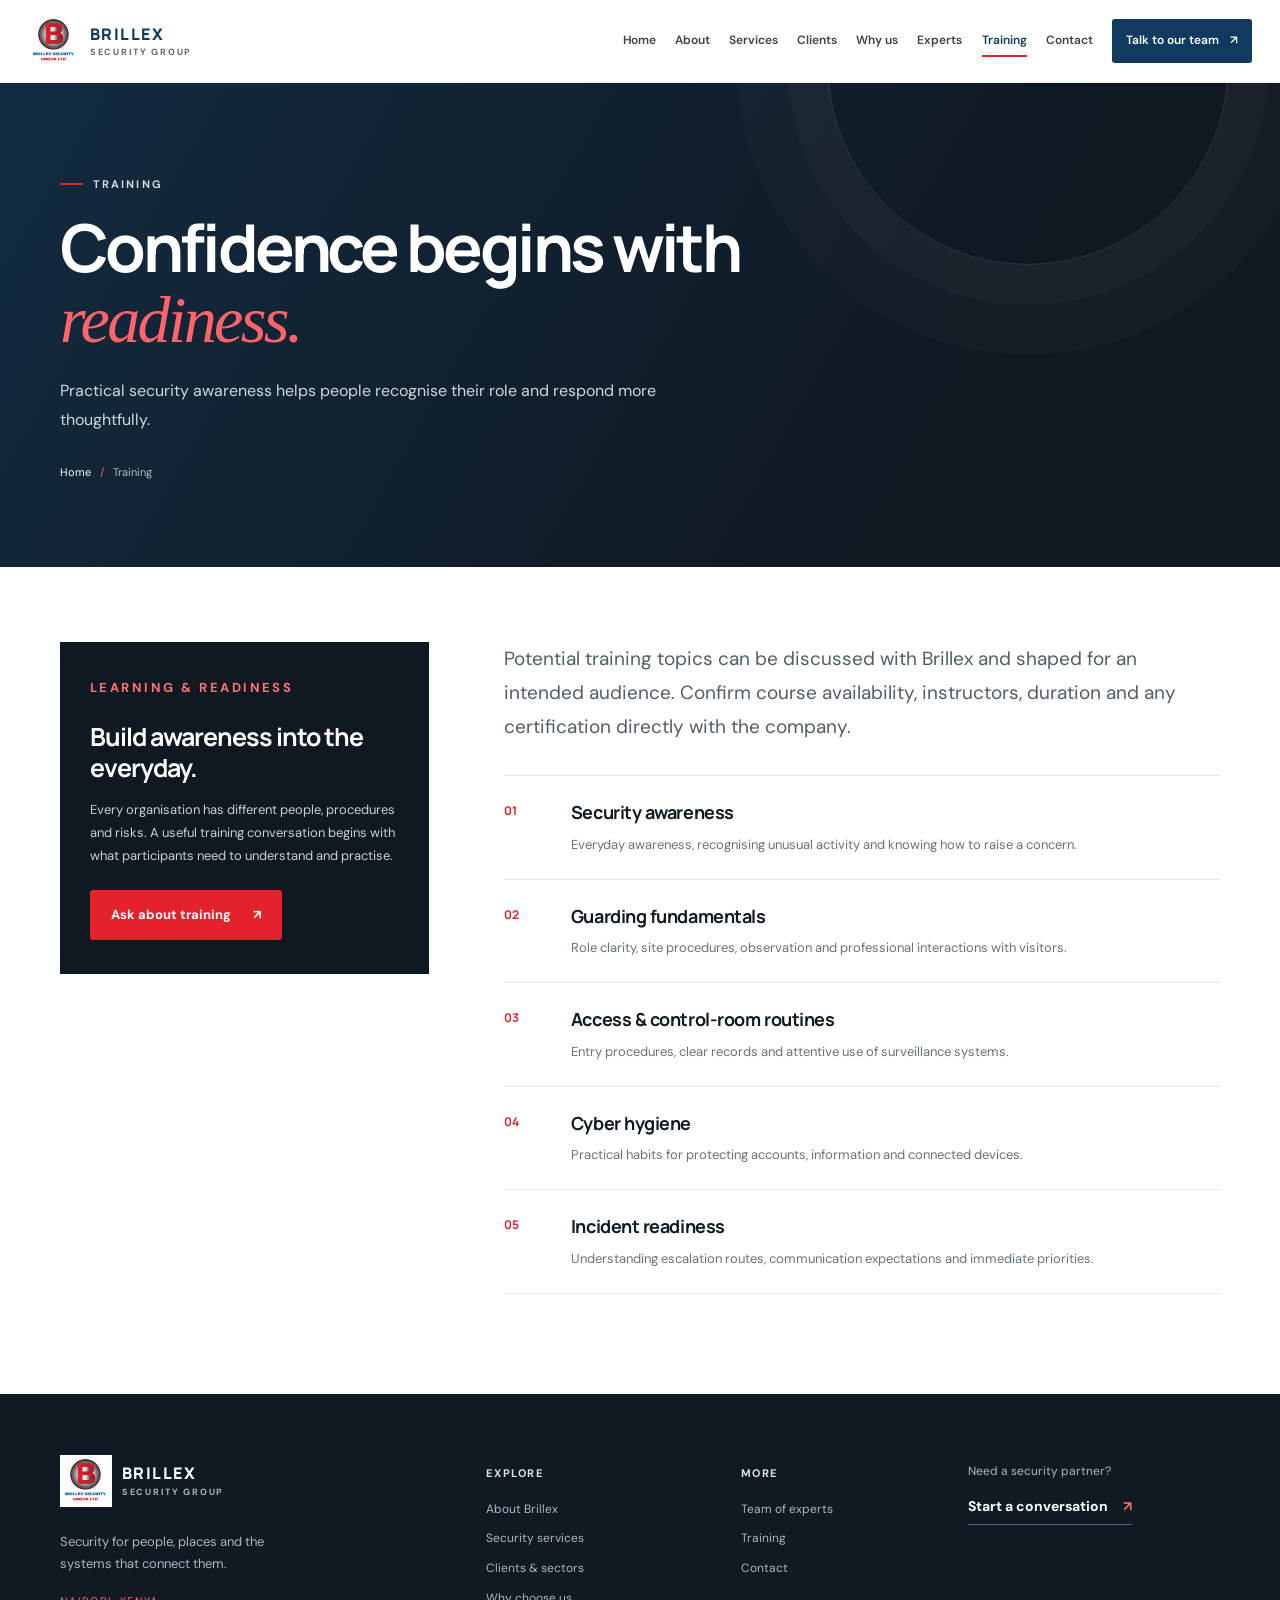
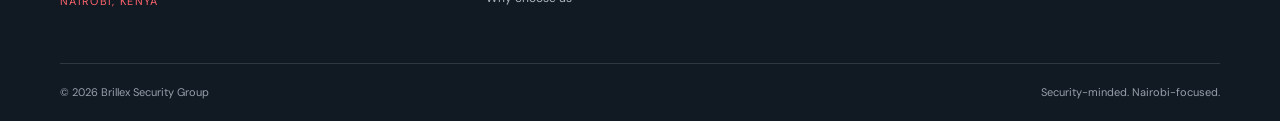
<file: training.html>
<!doctype html>
<html lang="en">
<head>
  <meta charset="utf-8"><meta name="viewport" content="width=device-width, initial-scale=1"><meta name="theme-color" content="#101821">
  <title>Security Training | Brillex Security Group</title>
  <meta name="description" content="Explore security training themes relevant to people, workplaces and digital safety, and ask Brillex about current training availability in Nairobi.">
  <meta name="keywords" content="security training Nairobi, security awareness, workplace safety, cyber awareness training, Brillex training">
  <meta property="og:type" content="website"><meta property="og:site_name" content="Brillex Security Group"><meta property="og:title" content="Security Training | Brillex Security Group"><meta property="og:description" content="Discuss security training themes for workplace readiness, guarding, surveillance and cyber awareness."><meta property="og:image" content="https://files.manuscdn.com/user_upload_by_module/session_file/310519663730242823/diGGMNQBbQScNteg.jpg">
  <meta name="twitter:card" content="summary_large_image"><meta name="twitter:title" content="Security Training | Brillex Security Group"><meta name="twitter:description" content="Security training themes for people, operations and safer digital habits."><meta name="twitter:image" content="https://files.manuscdn.com/user_upload_by_module/session_file/310519663730242823/diGGMNQBbQScNteg.jpg">
  <link rel="icon" href="assets/img/brillex-logo.jpg" type="image/jpeg"><link rel="stylesheet" href="assets/css/styles.css"><script src="assets/js/main.js" defer></script>
</head>
<body data-page="training">
  <a class="skip-link" href="#main">Skip to content</a>
  <header class="site-header" data-header><div class="header-inner"><a class="brand" href="/" aria-label="Brillex Security Group home"><img src="assets/img/brillex-logo.jpg" width="54" height="54" alt="Brillex Security Group logo"><span class="brand-copy"><strong>BRILLEX</strong><span>SECURITY GROUP</span></span></a><button class="nav-toggle" type="button" aria-label="Open navigation" aria-expanded="false" aria-controls="primary-nav" data-nav-toggle><span></span><span></span></button><nav class="primary-nav" id="primary-nav" aria-label="Main navigation" data-nav><a href="/">Home</a><a href="about.html">About</a><a href="services.html">Services</a><a href="clients.html">Clients</a><a href="why-choose-us.html">Why us</a><a href="team.html">Experts</a><a href="training.html" aria-current="page">Training</a><a href="contact.html">Contact</a><a class="nav-cta" href="contact.html">Talk to our team <span aria-hidden="true">↗</span></a></nav></div></header>
  <main id="main">
    <section class="page-hero"><div class="page-width"><p class="eyebrow"><span class="eyebrow-mark"></span> Training</p><h1>Confidence begins with <em>readiness.</em></h1><p class="page-hero-copy">Practical security awareness helps people recognise their role and respond more thoughtfully.</p><div class="breadcrumb"><a href="/">Home</a><span aria-hidden="true">/</span><span aria-current="page">Training</span></div></div></section>
    <section class="content-section"><div class="page-width training-layout"><aside class="training-aside" data-reveal><p class="eyebrow">Learning &amp; readiness</p><h2>Build awareness into the everyday.</h2><p>Every organisation has different people, procedures and risks. A useful training conversation begins with what participants need to understand and practise.</p><a class="button button-primary" href="contact.html">Ask about training <span aria-hidden="true">↗</span></a></aside><div><p class="content-lead" data-reveal>Potential training topics can be discussed with Brillex and shaped for an intended audience. Confirm course availability, instructors, duration and any certification directly with the company.</p><div class="training-list" style="margin-top:31px"><article class="training-topic" data-reveal><div><h2>Security awareness</h2><p>Everyday awareness, recognising unusual activity and knowing how to raise a concern.</p></div></article><article class="training-topic" data-reveal><div><h2>Guarding fundamentals</h2><p>Role clarity, site procedures, observation and professional interactions with visitors.</p></div></article><article class="training-topic" data-reveal><div><h2>Access &amp; control-room routines</h2><p>Entry procedures, clear records and attentive use of surveillance systems.</p></div></article><article class="training-topic" data-reveal><div><h2>Cyber hygiene</h2><p>Practical habits for protecting accounts, information and connected devices.</p></div></article><article class="training-topic" data-reveal><div><h2>Incident readiness</h2><p>Understanding escalation routes, communication expectations and immediate priorities.</p></div></article></div></div></div></section>
  </main>
  <footer class="site-footer"><div class="page-width footer-main"><div class="footer-brand-block"><a class="brand brand-footer" href="/"><img src="assets/img/brillex-logo.jpg" width="54" height="54" alt="Brillex Security Group logo"><span class="brand-copy"><strong>BRILLEX</strong><span>SECURITY GROUP</span></span></a><p>Security for people, places and the systems that connect them.</p><span class="footer-location">Nairobi, Kenya</span></div><div class="footer-links"><h2>Explore</h2><div><a href="about.html">About Brillex</a><a href="services.html">Security services</a><a href="clients.html">Clients &amp; sectors</a><a href="why-choose-us.html">Why choose us</a></div></div><div class="footer-links"><h2>More</h2><div><a href="team.html">Team of experts</a><a href="training.html">Training</a><a href="contact.html">Contact</a></div></div><div class="footer-cta"><span>Need a security partner?</span><a class="footer-contact-link" href="contact.html">Start a conversation <span aria-hidden="true">↗</span></a></div></div><div class="page-width footer-bottom"><span>© <span data-year>2026</span> Brillex Security Group</span><span>Security-minded. Nairobi-focused.</span></div></footer>
</body></html>
</file>
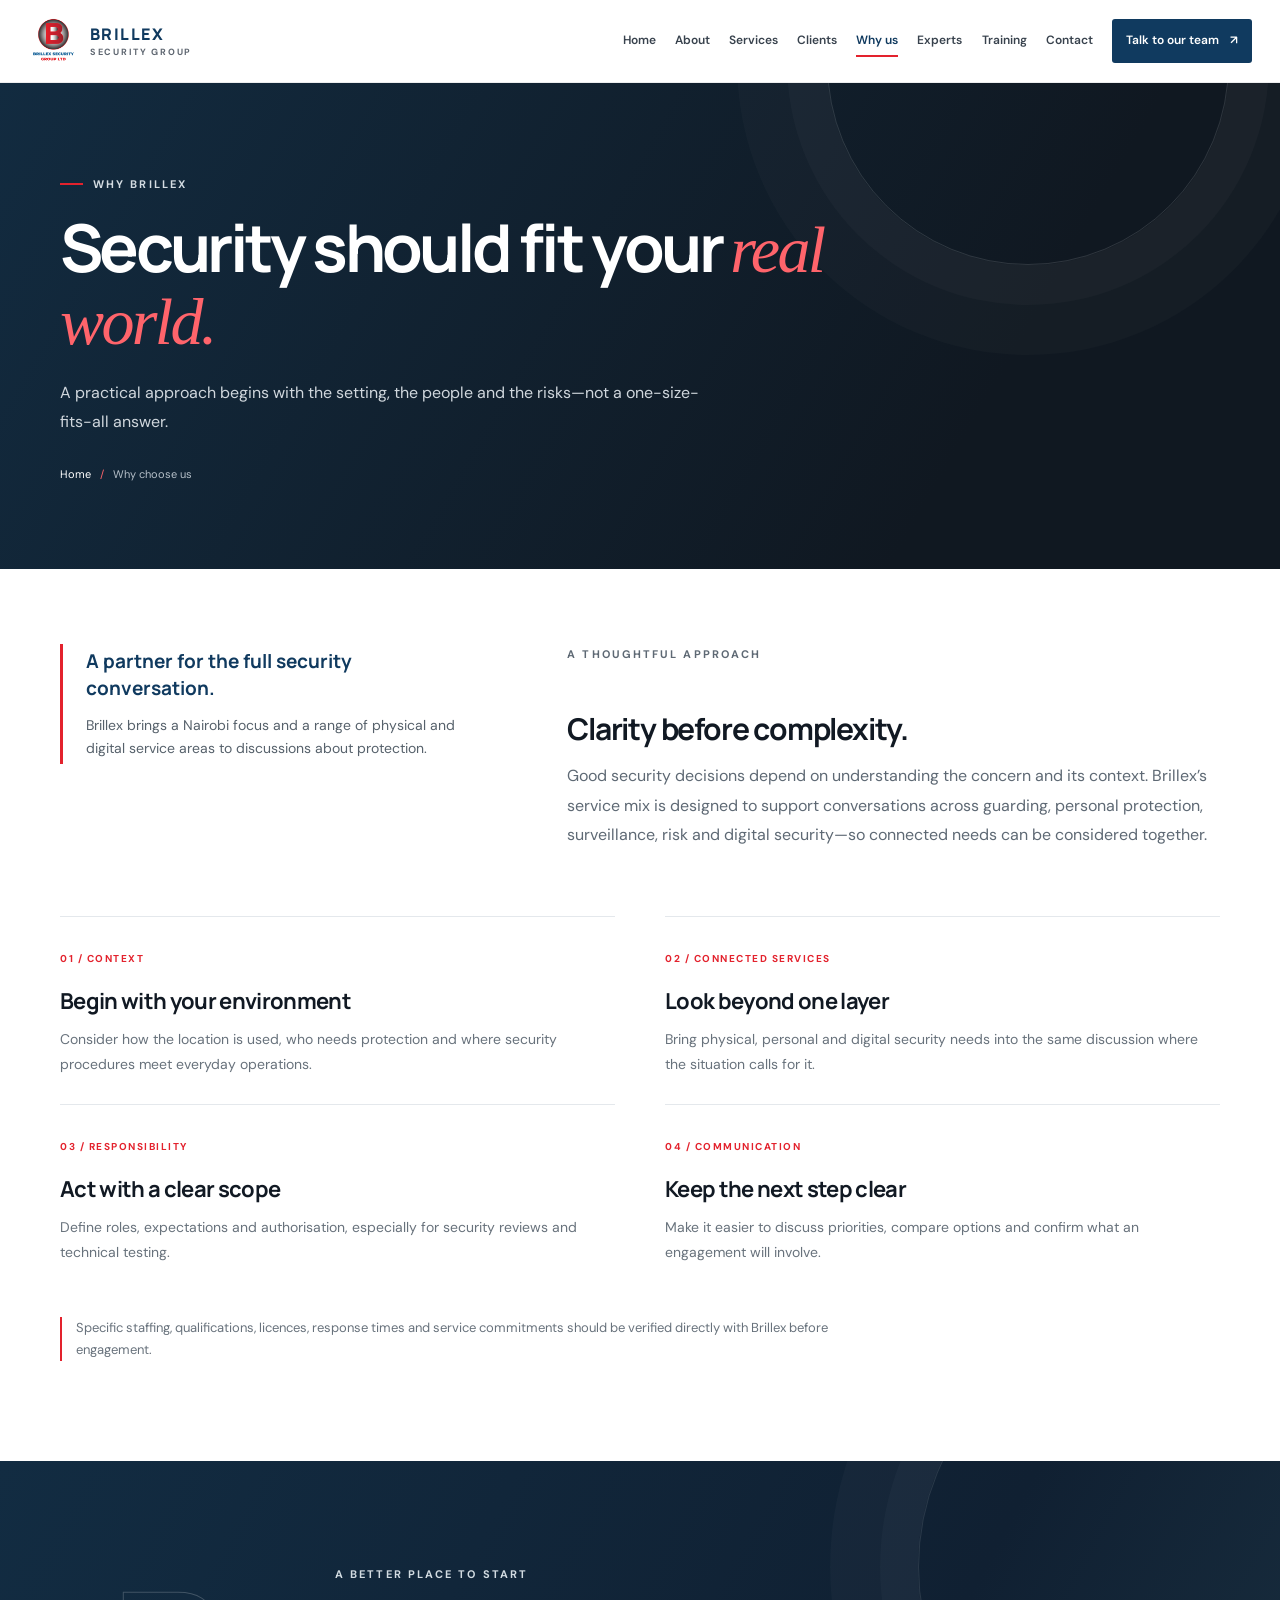
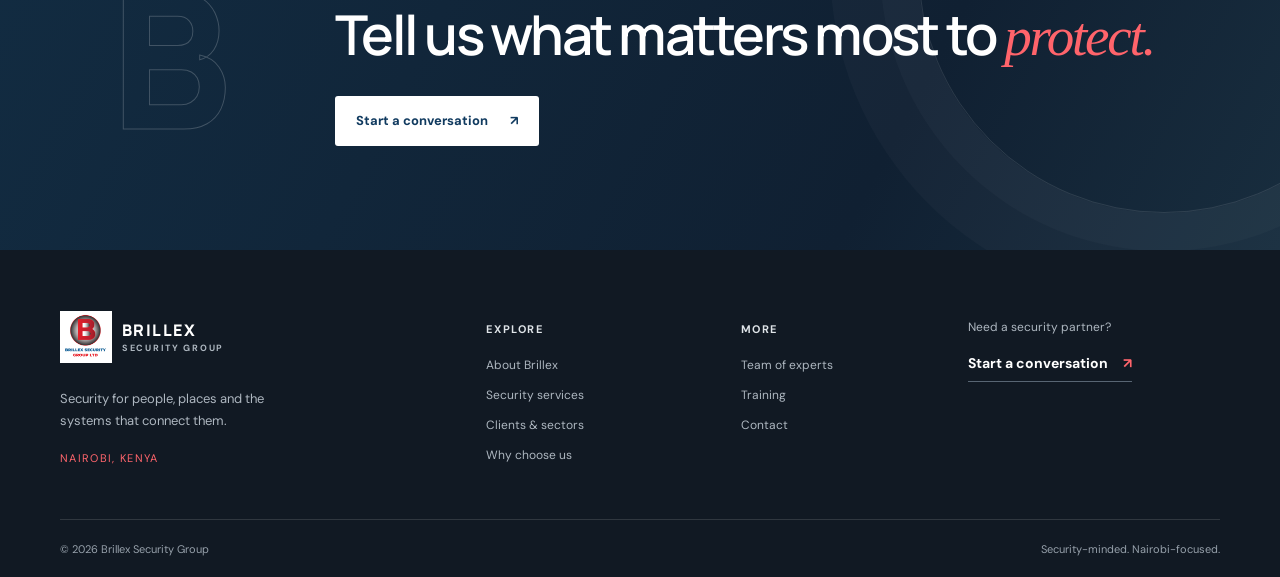
<file: why-choose-us.html>
<!doctype html>
<html lang="en">
<head>
  <meta charset="utf-8"><meta name="viewport" content="width=device-width, initial-scale=1"><meta name="theme-color" content="#101821">
  <title>Why Choose Brillex | Security in Nairobi</title>
  <meta name="description" content="See how Brillex approaches security in Nairobi with context-led planning, connected physical and digital services, clear communication and responsible action.">
  <meta name="keywords" content="why choose Brillex, Nairobi security partner, integrated security Kenya, risk-led security, responsible security services">
  <meta property="og:type" content="website"><meta property="og:site_name" content="Brillex Security Group"><meta property="og:title" content="Why Choose Brillex | Security in Nairobi"><meta property="og:description" content="A thoughtful, context-led approach to connected security services in Nairobi, Kenya."><meta property="og:image" content="https://files.manuscdn.com/user_upload_by_module/session_file/310519663730242823/diGGMNQBbQScNteg.jpg">
  <meta name="twitter:card" content="summary_large_image"><meta name="twitter:title" content="Why Choose Brillex | Security in Nairobi"><meta name="twitter:description" content="Explore Brillex's approach to security, communication and responsible action."><meta name="twitter:image" content="https://files.manuscdn.com/user_upload_by_module/session_file/310519663730242823/diGGMNQBbQScNteg.jpg">
  <link rel="icon" href="assets/img/brillex-logo.jpg" type="image/jpeg"><link rel="stylesheet" href="assets/css/styles.css"><script src="assets/js/main.js" defer></script>
</head>
<body data-page="why-choose-us">
  <a class="skip-link" href="#main">Skip to content</a>
  <header class="site-header" data-header><div class="header-inner"><a class="brand" href="/" aria-label="Brillex Security Group home"><img src="assets/img/brillex-logo.jpg" width="54" height="54" alt="Brillex Security Group logo"><span class="brand-copy"><strong>BRILLEX</strong><span>SECURITY GROUP</span></span></a><button class="nav-toggle" type="button" aria-label="Open navigation" aria-expanded="false" aria-controls="primary-nav" data-nav-toggle><span></span><span></span></button><nav class="primary-nav" id="primary-nav" aria-label="Main navigation" data-nav><a href="/">Home</a><a href="about.html">About</a><a href="services.html">Services</a><a href="clients.html">Clients</a><a href="why-choose-us.html" aria-current="page">Why us</a><a href="team.html">Experts</a><a href="training.html">Training</a><a href="contact.html">Contact</a><a class="nav-cta" href="contact.html">Talk to our team <span aria-hidden="true">↗</span></a></nav></div></header>
  <main id="main">
    <section class="page-hero"><div class="page-width"><p class="eyebrow"><span class="eyebrow-mark"></span> Why Brillex</p><h1>Security should fit your <em>real world.</em></h1><p class="page-hero-copy">A practical approach begins with the setting, the people and the risks—not a one-size-fits-all answer.</p><div class="breadcrumb"><a href="/">Home</a><span aria-hidden="true">/</span><span aria-current="page">Why choose us</span></div></div></section>
    <section class="content-section"><div class="page-width"><div class="content-two-col"><aside class="content-aside" data-reveal><strong>A partner for the full security conversation.</strong>Brillex brings a Nairobi focus and a range of physical and digital service areas to discussions about protection.</aside><div class="content-body" data-reveal><p class="eyebrow eyebrow-dark">A thoughtful approach</p><h2>Clarity before complexity.</h2><p>Good security decisions depend on understanding the concern and its context. Brillex’s service mix is designed to support conversations across guarding, personal protection, surveillance, risk and digital security—so connected needs can be considered together.</p></div></div>
      <div class="benefit-row" style="margin-top:48px"><article class="benefit" data-reveal><span class="card-index">01 / CONTEXT</span><h2>Begin with your environment</h2><p>Consider how the location is used, who needs protection and where security procedures meet everyday operations.</p></article><article class="benefit" data-reveal><span class="card-index">02 / CONNECTED SERVICES</span><h2>Look beyond one layer</h2><p>Bring physical, personal and digital security needs into the same discussion where the situation calls for it.</p></article><article class="benefit" data-reveal><span class="card-index">03 / RESPONSIBILITY</span><h2>Act with a clear scope</h2><p>Define roles, expectations and authorisation, especially for security reviews and technical testing.</p></article><article class="benefit" data-reveal><span class="card-index">04 / COMMUNICATION</span><h2>Keep the next step clear</h2><p>Make it easier to discuss priorities, compare options and confirm what an engagement will involve.</p></article></div>
      <p class="section-note">Specific staffing, qualifications, licences, response times and service commitments should be verified directly with Brillex before engagement.</p>
    </div></section>
    <section class="statement-section section-pad"><div class="page-width statement-layout" data-reveal><span class="statement-mark" aria-hidden="true">B</span><div><p class="eyebrow">A better place to start</p><h2>Tell us what matters most to <em>protect.</em></h2><a class="button button-light" href="contact.html">Start a conversation <span aria-hidden="true">↗</span></a></div></div></section>
  </main>
  <footer class="site-footer"><div class="page-width footer-main"><div class="footer-brand-block"><a class="brand brand-footer" href="/"><img src="assets/img/brillex-logo.jpg" width="54" height="54" alt="Brillex Security Group logo"><span class="brand-copy"><strong>BRILLEX</strong><span>SECURITY GROUP</span></span></a><p>Security for people, places and the systems that connect them.</p><span class="footer-location">Nairobi, Kenya</span></div><div class="footer-links"><h2>Explore</h2><div><a href="about.html">About Brillex</a><a href="services.html">Security services</a><a href="clients.html">Clients &amp; sectors</a><a href="why-choose-us.html">Why choose us</a></div></div><div class="footer-links"><h2>More</h2><div><a href="team.html">Team of experts</a><a href="training.html">Training</a><a href="contact.html">Contact</a></div></div><div class="footer-cta"><span>Need a security partner?</span><a class="footer-contact-link" href="contact.html">Start a conversation <span aria-hidden="true">↗</span></a></div></div><div class="page-width footer-bottom"><span>© <span data-year>2026</span> Brillex Security Group</span><span>Security-minded. Nairobi-focused.</span></div></footer>
</body></html>
</file>
<file: assets/css/styles.css>
@import url('https://fonts.googleapis.com/css2?family=DM+Sans:wght@400;500;600;700&family=Manrope:wght@400;500;600;700;800&display=swap');

:root{--ink:#111923;--navy:#103a5f;--navy-deep:#101821;--blue:#126299;--red:#e3222d;--paper:#f7f8fa;--white:#fff;--muted:#68727d;--line:#e4e8ec;--serif:Georgia,'Times New Roman',serif;--sans:'DM Sans',Arial,sans-serif;--display:'Manrope','DM Sans',Arial,sans-serif;--page-width:1160px;--header-height:82px;--ease:cubic-bezier(.22,.75,.25,1)}
*{box-sizing:border-box}html{scroll-behavior:smooth;scroll-padding-top:90px}body{margin:0;background:var(--white);color:var(--ink);font-family:var(--sans);font-size:16px;line-height:1.65;-webkit-font-smoothing:antialiased}body.nav-open{overflow:hidden}a{color:inherit;text-decoration:none}button,input,select,textarea{font:inherit}button,a{-webkit-tap-highlight-color:transparent}button:focus-visible,a:focus-visible,input:focus-visible,select:focus-visible,textarea:focus-visible{outline:3px solid #d32935;outline-offset:3px}img{max-width:100%;display:block}.page-width{width:min(var(--page-width),calc(100% - 64px));margin-inline:auto}.section-pad{padding:104px 0}.section-tint{background:var(--paper)}.skip-link{position:fixed;top:-80px;left:16px;z-index:1000;background:var(--white);color:var(--ink);padding:12px 18px;border:2px solid var(--red)}.skip-link:focus{top:12px}
.site-header{position:sticky;z-index:80;top:0;background:rgba(255,255,255,.97);border-bottom:1px solid rgba(20,32,46,.08);transition:box-shadow .25s ease,background .25s ease}.site-header.is-scrolled{box-shadow:0 6px 30px rgba(16,24,33,.08);background:rgba(255,255,255,.98)}.header-inner{height:var(--header-height);width:min(1320px,calc(100% - 56px));margin:auto;display:flex;align-items:center;justify-content:space-between;gap:25px}.brand{display:inline-flex;align-items:center;gap:10px;flex:0 0 auto}.brand img{width:52px;height:52px;object-fit:contain}.brand-copy{display:flex;flex-direction:column;line-height:1.15;letter-spacing:.09em}.brand-copy strong{font-family:var(--display);font-size:16px;font-weight:800;color:var(--navy)}.brand-copy>span{font-size:9px;font-weight:700;letter-spacing:.19em;color:#5e6670;margin-top:4px}.primary-nav{display:flex;align-items:center;gap:clamp(11px,1.5vw,22px);font-size:12px;font-weight:600;color:#38424d}.primary-nav>a:not(.nav-cta){position:relative;padding:11px 0;white-space:nowrap;transition:color .2s ease}.primary-nav>a:not(.nav-cta):after{position:absolute;content:"";bottom:5px;left:0;width:100%;height:2px;background:var(--red);transform:scaleX(0);transform-origin:left;transition:transform .22s ease}.primary-nav>a:not(.nav-cta):hover,.primary-nav>a[aria-current=page]{color:var(--navy)}.primary-nav>a:not(.nav-cta):hover:after,.primary-nav>a[aria-current=page]:after{transform:scaleX(1)}.nav-cta{background:var(--navy);color:white;border-radius:3px;padding:12px 14px;white-space:nowrap;transition:background .2s,transform .2s}.nav-cta:hover{background:var(--red);transform:translateY(-2px)}.nav-cta span{padding-left:8px}.nav-toggle{display:none}
.hero{position:relative;isolation:isolate;min-height:min(730px,calc(100svh - var(--header-height)));overflow:hidden;display:flex;align-items:center;background:#101821;color:#fff}.hero-slides,.hero-shade{position:absolute;inset:0;z-index:-2}.hero-slide{position:absolute;inset:0;background-position:center 42%;background-size:cover;opacity:0;transform:scale(1.035);transition:opacity 1.2s ease,transform 7s linear}.hero-slide.is-active{opacity:1;transform:scale(1)}.hero-shade{z-index:-1;background:linear-gradient(90deg,rgba(8,15,23,.9) 0%,rgba(8,15,23,.74) 42%,rgba(8,15,23,.22) 100%),linear-gradient(0deg,rgba(8,15,23,.44),transparent 35%)}.hero-content{position:relative;padding-top:92px;padding-bottom:83px}.eyebrow{display:flex;align-items:center;gap:10px;margin:0 0 20px;font-size:11px;font-weight:700;letter-spacing:.19em;text-transform:uppercase;color:#c2cad1}.eyebrow-dark{color:var(--red)}.eyebrow-mark{width:23px;height:2px;background:var(--red);display:inline-block}.hero h1,.page-hero h1{max-width:810px;margin:0;font-family:var(--display);font-size:clamp(44px,6.2vw,76px);line-height:1.06;font-weight:700;letter-spacing:-.055em;animation:hero-rise .9s both var(--ease)}h1 em,h2 em{font-family:var(--serif);font-weight:400;letter-spacing:-.04em;color:inherit}.hero h1 em{color:#ff6067}.hero-intro{max-width:590px;color:rgba(255,255,255,.8);font-size:17px;line-height:1.75;margin:25px 0 30px;animation:hero-rise 1s .12s both var(--ease)}.hero-eyebrow{animation:hero-rise .7s both var(--ease)}.hero-actions{display:flex;align-items:center;gap:13px;flex-wrap:wrap;animation:hero-rise 1s .22s both var(--ease)}.button{min-height:50px;display:inline-flex;align-items:center;justify-content:center;gap:22px;padding:0 20px;border:1px solid transparent;border-radius:3px;font-size:13px;font-weight:700;transition:transform .2s ease,background .2s ease,border .2s ease,color .2s ease}.button:hover{transform:translateY(-2px)}.button-primary{background:var(--red);color:white}.button-primary:hover{background:#bd1724}.button-outline{color:#fff;border-color:rgba(255,255,255,.5);background:rgba(255,255,255,.03)}.button-outline:hover{border-color:white;background:rgba(255,255,255,.12)}.button-light{color:var(--navy);background:white}.button-light:hover{background:#e9edf0}.hero-bottom{display:flex;align-items:center;justify-content:space-between;margin-top:66px;max-width:500px}.hero-location{font-size:12px;color:rgba(255,255,255,.78);letter-spacing:.08em}.location-dot{display:inline-block;width:7px;height:7px;background:#ff555f;border-radius:50%;margin-right:9px;box-shadow:0 0 0 5px rgba(227,34,45,.15)}.carousel-controls{display:flex;gap:8px}.carousel-controls button{display:grid;place-items:center;width:41px;height:41px;color:white;background:rgba(12,21,31,.28);border:1px solid rgba(255,255,255,.45);border-radius:50%;cursor:pointer;font-size:18px;transition:background .2s,border .2s,transform .2s}.carousel-controls button:hover{background:var(--red);border-color:var(--red);transform:translateY(-2px)}.hero-edge{position:absolute;right:22px;top:50%;display:flex;gap:23px;transform:translateY(-50%) rotate(90deg) translateX(50%);transform-origin:right center;color:rgba(255,255,255,.55);font-size:9px;letter-spacing:.16em}.hero-edge span+span{color:rgba(255,255,255,.37)}@keyframes hero-rise{from{opacity:0;transform:translateY(21px)}to{opacity:1;transform:translateY(0)}}
.intro-layout{display:grid;grid-template-columns:1.1fr .9fr;gap:clamp(44px,8vw,120px);align-items:end}.section-heading h2,.home-contact h2{font-family:var(--display);font-size:clamp(32px,4.3vw,51px);line-height:1.16;letter-spacing:-.05em;margin:0;font-weight:600}.section-heading h2 em,.home-contact h2 em{color:var(--red)}.intro-copy p{font-size:16px;color:#5f6974;line-height:1.85;margin:0 0 22px}.text-link{display:inline-flex;align-items:center;gap:12px;color:var(--navy);font-weight:700;font-size:13px;border-bottom:1px solid rgba(16,58,95,.3);padding-bottom:8px;transition:gap .2s,color .2s}.text-link:hover{gap:18px;color:var(--red)}.section-heading-row{display:flex;align-items:end;justify-content:space-between;gap:24px;margin-bottom:38px}.section-heading-row .text-link{margin-bottom:7px}.service-grid{display:grid;grid-template-columns:repeat(3,1fr);border-top:1px solid #dce1e5;border-left:1px solid #dce1e5}.service-card{position:relative;min-height:250px;padding:28px 29px;border-right:1px solid #dce1e5;border-bottom:1px solid #dce1e5;transition:background .3s ease,transform .3s ease}.service-card:hover{background:#fff;transform:translateY(-3px);box-shadow:0 16px 35px rgba(18,39,60,.07)}.card-index{font-size:10px;letter-spacing:.15em;font-weight:700;color:var(--red)}.service-card h3{font-family:var(--display);font-size:21px;margin:34px 0 9px;line-height:1.25;letter-spacing:-.03em}.service-card p{max-width:270px;color:#6c7580;font-size:14px;line-height:1.65;margin:0}.card-arrow{position:absolute;right:25px;top:22px;color:#9aa2aa;transition:transform .2s,color .2s}.service-card:hover .card-arrow{transform:translate(3px,-3px);color:var(--red)}
.statement-section{background:linear-gradient(118deg,#122c42,#102032 70%,#182d3e);color:white;position:relative;overflow:hidden}.statement-section:after{content:"";position:absolute;width:490px;height:490px;right:-130px;top:-140px;border:1px solid rgba(255,255,255,.11);border-radius:50%;box-shadow:0 0 0 38px rgba(255,255,255,.025),0 0 0 88px rgba(255,255,255,.025)}.statement-layout{display:grid;grid-template-columns:220px 1fr;align-items:center;gap:55px;position:relative;z-index:1}.statement-mark{font-family:var(--display);font-size:190px;font-weight:800;line-height:.8;color:transparent;-webkit-text-stroke:1px rgba(255,255,255,.2);text-align:center}.statement-layout h2{font-family:var(--display);font-size:clamp(33px,4.5vw,55px);line-height:1.16;letter-spacing:-.05em;font-weight:600;margin:0 0 27px}.statement-layout h2 em{color:#ff646b}.statement-layout .eyebrow{color:#d2dbe1}.home-contact-inner{display:flex;align-items:center;justify-content:space-between;gap:35px}.home-contact h2{max-width:650px}.home-contact p{margin:13px 0 0;color:#68727c;font-size:15px}.home-contact-inner>.button{flex:0 0 auto}
.site-footer{background:#111923;color:#fff;padding:61px 0 0}.footer-main{display:grid;grid-template-columns:1.45fr .8fr .7fr .95fr;gap:42px;padding-bottom:49px}.brand-footer .brand-copy strong{color:#fff}.brand-footer .brand-copy>span{color:#aeb7c0}.footer-brand-block>p{max-width:250px;color:#aeb7c0;font-size:13px;line-height:1.7;margin:16px 0 12px}.footer-location{color:#ff656c;font-size:11px;letter-spacing:.12em;text-transform:uppercase}.footer-links h2{font-size:11px;text-transform:uppercase;letter-spacing:.14em;margin:9px 0 18px;color:#dfe4e8}.footer-links>div{display:flex;flex-direction:column;gap:10px}.footer-links a{width:max-content;max-width:100%;font-size:12px;color:#aeb7c0;transition:color .2s}.footer-links a:hover{color:#ff656c}.footer-cta{align-self:start;padding-top:7px}.footer-cta>span{display:block;font-size:12px;color:#aeb7c0;margin-bottom:12px}.footer-contact-link{color:#fff;font-weight:700;font-size:14px;border-bottom:1px solid #586573;padding-bottom:9px}.footer-contact-link span{color:#ff656c;margin-left:12px}.footer-bottom{min-height:58px;border-top:1px solid rgba(255,255,255,.13);display:flex;align-items:center;justify-content:space-between;gap:20px;color:#97a1ab;font-size:11px}
.page-hero{position:relative;isolation:isolate;overflow:hidden;background:linear-gradient(120deg,#122b40,#101821 75%);color:white;padding:92px 0 86px}.page-hero:after{content:"";position:absolute;z-index:-1;width:400px;height:400px;right:4%;top:-220px;border:1px solid rgba(255,255,255,.13);border-radius:50%;box-shadow:0 0 0 40px rgba(255,255,255,.025),0 0 0 90px rgba(255,255,255,.02)}.page-hero .eyebrow{color:#d4dce2}.page-hero h1{font-size:clamp(40px,5.8vw,66px);max-width:840px}.page-hero h1 em{color:#ff646b}.page-hero-copy{max-width:650px;color:#d0d7dd;font-size:16px;margin:22px 0 0;line-height:1.8}.breadcrumb{display:flex;align-items:center;gap:9px;color:#b6c0c9;font-size:11px;margin-top:28px}.breadcrumb a{color:white}.breadcrumb span[aria-hidden=true]{color:#ff646b}.content-section{padding:75px 0 100px}.content-lead{max-width:800px;font-size:19px;line-height:1.8;color:#515d68;margin:0}.content-two-col{display:grid;grid-template-columns:.78fr 1.22fr;gap:90px;align-items:start}.content-aside{border-left:3px solid var(--red);padding:4px 0 4px 23px;color:#56616b;font-size:14px}.content-aside strong{display:block;color:var(--navy);font-family:var(--display);font-size:19px;line-height:1.45;margin-bottom:11px}.content-body h2{font-family:var(--display);font-size:30px;letter-spacing:-.04em;line-height:1.2;margin:0 0 14px}.content-body h2:not(:first-child){margin-top:47px}.content-body p{color:#5e6974;line-height:1.85;margin:0 0 18px}.mini-list{display:grid;grid-template-columns:repeat(2,1fr);gap:0 28px;margin:25px 0 0;padding:0;list-style:none;border-top:1px solid var(--line)}.mini-list li{position:relative;padding:15px 10px 15px 21px;border-bottom:1px solid var(--line);color:#39444e;font-size:14px}.mini-list li:before{content:"";position:absolute;left:0;top:24px;width:7px;height:2px;background:var(--red)}
.detail-grid{display:grid;grid-template-columns:repeat(3,1fr);border-top:1px solid #dce1e5;border-left:1px solid #dce1e5}.detail-card{min-height:230px;position:relative;padding:28px 27px;border-right:1px solid #dce1e5;border-bottom:1px solid #dce1e5;background:white;transition:background .25s,transform .25s}.detail-card:hover{background:#fbfcfd;transform:translateY(-2px)}.detail-card .card-index{display:block;margin-bottom:33px}.detail-card h2,.detail-card h3{font-family:var(--display);font-size:20px;line-height:1.3;letter-spacing:-.03em;margin:0 0 10px}.detail-card p{font-size:13px;line-height:1.7;color:#68727c;margin:0}.detail-card .note{display:inline-block;margin-top:15px;font-size:9px;color:#a20f1a;letter-spacing:.13em;text-transform:uppercase;font-weight:700}.section-note{max-width:830px;margin:25px 0 0;padding-left:14px;border-left:2px solid var(--red);color:#68727c;font-size:13px;line-height:1.7}.sector-grid{display:grid;grid-template-columns:repeat(2,1fr);gap:16px;margin-top:37px}.sector-card{display:flex;gap:18px;padding:24px;background:var(--paper);border:1px solid #edf0f2}.sector-card>span{font-family:var(--display);font-size:12px;color:var(--red);font-weight:800}.sector-card h2{margin:0 0 7px;font-size:17px;font-family:var(--display);letter-spacing:-.02em}.sector-card p{margin:0;color:#68727c;font-size:13px;line-height:1.7}.callout{margin-top:43px;padding:29px 32px;background:#12283a;color:white;display:flex;align-items:center;justify-content:space-between;gap:25px}.callout p{margin:0;max-width:670px;color:#d0d9df;font-size:14px}.callout .text-link{color:white;border-color:rgba(255,255,255,.45);white-space:nowrap}
.benefit-row{display:grid;grid-template-columns:repeat(2,1fr);gap:0 50px}.benefit{padding:27px 0;border-top:1px solid var(--line)}.benefit .card-index{font-size:10px}.benefit h2{font-family:var(--display);font-size:22px;margin:13px 0 7px;letter-spacing:-.03em}.benefit p{margin:0;color:#68727c;font-size:14px;line-height:1.8}.profile-card{background:var(--paper);border-top:3px solid var(--navy);padding:27px 26px 30px;min-height:220px}.profile-card .card-index{display:block;margin-bottom:33px}.profile-card h2{font-family:var(--display);font-size:20px;line-height:1.3;margin:0 0 9px;letter-spacing:-.03em}.profile-card p{color:#68727c;font-size:13px;line-height:1.75;margin:0}.profile-grid{display:grid;grid-template-columns:repeat(4,1fr);gap:14px}.training-layout{display:grid;grid-template-columns:.68fr 1.32fr;gap:75px}.training-aside{position:relative;background:var(--navy-deep);color:white;padding:34px 30px;align-self:start}.training-aside .eyebrow{color:#ff7077}.training-aside h2{font-family:var(--display);font-size:25px;line-height:1.25;margin:0 0 14px;letter-spacing:-.04em}.training-aside p{color:#c7d0d8;font-size:13px;line-height:1.8;margin:0 0 22px}.training-list{counter-reset:topics;border-top:1px solid var(--line)}.training-topic{counter-increment:topics;display:grid;grid-template-columns:55px 1fr;gap:12px;padding:22px 0;border-bottom:1px solid var(--line)}.training-topic:before{content:"0" counter(topics);color:var(--red);font-family:var(--display);font-size:12px;font-weight:700;padding-top:3px}.training-topic h2{font-family:var(--display);font-size:18px;letter-spacing:-.025em;margin:0 0 6px}.training-topic p{margin:0;color:#68727c;font-size:13px;line-height:1.75}.contact-layout{display:grid;grid-template-columns:.75fr 1.25fr;gap:75px;align-items:start}.contact-details{padding:31px;background:var(--paper)}.contact-details h2{font-family:var(--display);font-size:24px;line-height:1.25;margin:0 0 10px;letter-spacing:-.04em}.contact-details>p{font-size:14px;color:#68727c;line-height:1.75;margin:0 0 25px}.contact-item{padding:17px 0;border-top:1px solid #e1e6e9}.contact-item span{display:block;font-size:9px;letter-spacing:.14em;text-transform:uppercase;font-weight:700;color:var(--red);margin-bottom:5px}.contact-item strong{display:block;font-family:var(--display);font-size:15px;color:#24313d}.contact-form{display:grid;grid-template-columns:1fr 1fr;gap:17px 16px}.field{display:flex;flex-direction:column;gap:6px}.field-wide{grid-column:1/-1}.field label{font-size:12px;font-weight:700;color:#35414b}.field input,.field select,.field textarea{border:1px solid #dbe1e5;border-radius:2px;padding:12px 13px;background:white;color:var(--ink);font-size:13px;min-height:47px}.field textarea{min-height:128px;resize:vertical}.field input::placeholder,.field textarea::placeholder{color:#a2aab1}.form-note{grid-column:1/-1;color:#6d7680;font-size:11px;line-height:1.7;margin:0}.form-status{grid-column:1/-1;display:none;padding:14px;background:#f4f7f9;color:#25384a;border-left:3px solid var(--red);font-size:13px;line-height:1.7}.form-status.is-visible{display:block}.contact-form .button{justify-self:start;cursor:pointer}.contact-form .button:disabled{opacity:.7;cursor:wait}.reveal{opacity:1;transform:none}.js-ready .reveal{opacity:0;transform:translateY(16px);transition:opacity .7s var(--ease),transform .7s var(--ease)}.js-ready .reveal.is-visible{opacity:1;transform:translateY(0)}.js-ready .service-grid .service-card:nth-child(2),.js-ready .detail-grid .detail-card:nth-child(2){transition-delay:.06s}.js-ready .service-grid .service-card:nth-child(3),.js-ready .detail-grid .detail-card:nth-child(3){transition-delay:.12s}
@media(max-width:1120px){.header-inner{width:calc(100% - 40px)}.brand img{width:47px;height:47px}.primary-nav{gap:12px;font-size:11px}.nav-cta{padding:11px 10px}.page-width{width:calc(100% - 50px)}}
@media(max-width:960px){:root{--header-height:74px}.nav-toggle{display:flex;position:relative;z-index:90;width:44px;height:44px;border:1px solid var(--line);background:#fff;border-radius:3px;align-items:center;justify-content:center;flex-direction:column;gap:6px;cursor:pointer}.nav-toggle span{width:19px;height:2px;background:var(--navy);transition:transform .2s}.nav-toggle[aria-expanded=true] span:first-child{transform:translateY(4px) rotate(45deg)}.nav-toggle[aria-expanded=true] span:last-child{transform:translateY(-4px) rotate(-45deg)}.primary-nav{position:fixed;z-index:85;inset:var(--header-height) 0 0;background:white;padding:24px 28px 40px;display:flex;align-items:stretch;flex-direction:column;gap:0;overflow-y:auto;transform:translateX(102%);visibility:hidden;transition:transform .3s var(--ease),visibility .3s}.primary-nav.is-open{transform:translateX(0);visibility:visible}.primary-nav>a:not(.nav-cta){padding:15px 0;border-bottom:1px solid #edf0f2;font-size:16px}.primary-nav>a:not(.nav-cta):after{display:none}.primary-nav>a[aria-current=page]{color:var(--red)}.primary-nav .nav-cta{margin-top:22px;text-align:center;padding:15px}.hero{min-height:640px}.hero-edge{display:none}.profile-grid{grid-template-columns:repeat(2,1fr)}.content-two-col,.training-layout,.contact-layout{gap:46px}.footer-main{grid-template-columns:1.2fr .8fr .8fr;gap:35px}.footer-cta{grid-column:2/-1}.page-hero{padding:75px 0}}
@media(max-width:700px){.page-width{width:calc(100% - 40px)}.header-inner{width:calc(100% - 32px)}.brand img{width:45px;height:45px}.brand-copy strong{font-size:14px}.brand-copy>span{font-size:8px}.section-pad{padding:72px 0}.hero{min-height:calc(88svh - var(--header-height));min-height:620px}.hero-content{padding-top:68px;padding-bottom:45px}.hero h1{font-size:clamp(42px,10.5vw,63px)}.hero-intro{font-size:15px;max-width:490px;margin-top:20px}.hero-bottom{margin-top:47px}.hero-shade{background:linear-gradient(90deg,rgba(8,15,23,.86),rgba(8,15,23,.45)),linear-gradient(0deg,rgba(8,15,23,.45),transparent 38%)}.intro-layout,.content-two-col,.training-layout,.contact-layout{grid-template-columns:1fr;gap:27px}.intro-layout{align-items:start}.intro-copy p{font-size:15px}.section-heading-row{align-items:start;flex-direction:column;gap:16px;margin-bottom:28px}.section-heading-row .text-link{margin:0}.service-grid,.detail-grid{grid-template-columns:1fr 1fr}.service-card{min-height:230px;padding:22px 18px}.service-card h3{font-size:18px;margin-top:27px}.service-card p{font-size:13px}.statement-layout{grid-template-columns:85px 1fr;gap:20px}.statement-mark{font-size:100px}.statement-layout h2{font-size:clamp(30px,8vw,42px)}.home-contact-inner{align-items:flex-start;flex-direction:column}.footer-main{grid-template-columns:1fr 1fr;gap:34px 20px}.footer-brand-block{grid-column:1/-1}.footer-cta{grid-column:1/-1}.footer-bottom{align-items:flex-start;flex-direction:column;justify-content:center;padding:14px 0;gap:3px}.page-hero{padding:62px 0 55px}.page-hero h1{font-size:clamp(39px,9vw,57px)}.page-hero-copy{font-size:15px}.content-section{padding:55px 0 72px}.content-lead{font-size:17px}.sector-grid{grid-template-columns:1fr}.benefit-row{grid-template-columns:1fr}.callout{align-items:flex-start;flex-direction:column;padding:25px}.contact-details{padding:25px}.profile-grid{grid-template-columns:1fr 1fr;gap:10px}.profile-card{padding:22px 19px;min-height:220px}.training-aside{padding:27px}.contact-layout{gap:25px}}
@media(max-width:440px){.page-width{width:calc(100% - 32px)}.hero{min-height:610px}.hero h1{font-size:40px}.hero-actions{align-items:stretch;flex-direction:column}.hero-actions .button{width:100%;justify-content:space-between}.hero-bottom{margin-top:35px}.service-grid,.detail-grid{grid-template-columns:1fr}.service-card{min-height:205px}.service-card h3{margin-top:25px}.profile-grid{grid-template-columns:1fr}.profile-card{min-height:0}.statement-layout{grid-template-columns:1fr}.statement-mark{display:none}.contact-form{grid-template-columns:1fr}.field-wide,.form-note,.form-status{grid-column:auto}.footer-main{grid-template-columns:1fr 1fr}.brand-footer img{width:46px;height:46px}.button{font-size:12px;padding-inline:16px}.carousel-controls button{width:38px;height:38px}}
@media(prefers-reduced-motion:reduce){html{scroll-behavior:auto}*,*::before,*::after{animation-duration:.01ms!important;animation-iteration-count:1!important;transition-duration:.01ms!important;scroll-behavior:auto!important}.js-ready .reveal{opacity:1;transform:none}}


/* Typewriter, contextual photo credit, and refined interaction motion. */
.typewriter-cursor{display:inline-block;height:.88em;margin-left:5px;border-left:2px solid var(--red);vertical-align:-.05em;animation:type-caret .85s step-end infinite}@keyframes type-caret{50%{opacity:0}}.hero-photo-credit{position:absolute;z-index:3;top:16px;right:24px;padding:6px 10px;border:1px solid rgba(255,255,255,.24);border-radius:2px;background:rgba(9,17,25,.5);color:rgba(255,255,255,.83);font-size:10px;line-height:1.4;letter-spacing:.03em;transition:background .2s ease,color .2s ease,border-color .2s ease}.hero-photo-credit:hover,.hero-photo-credit:focus-visible{color:#fff;background:rgba(9,17,25,.88);border-color:rgba(255,255,255,.55)}
.service-card,.detail-card,.sector-card,.profile-card,.benefit,.training-topic{transition:transform .32s var(--ease),box-shadow .32s ease,background-color .25s ease,border-color .25s ease}.service-card:hover,.service-card:focus-visible{transform:translateY(-6px);box-shadow:0 18px 38px rgba(18,39,60,.11)}.detail-card:hover,.detail-card:focus-within{transform:translateY(-5px);box-shadow:0 16px 32px rgba(18,39,60,.09)}.sector-card:hover,.sector-card:focus-within{transform:translateY(-4px);border-color:#c6d2dc;box-shadow:0 12px 27px rgba(18,39,60,.07)}.profile-card:hover,.profile-card:focus-within{transform:translateY(-5px);border-top-color:var(--red);box-shadow:0 15px 30px rgba(18,39,60,.09)}.benefit:hover,.benefit:focus-within{transform:translateY(-3px);border-color:var(--red)}.training-topic:hover,.training-topic:focus-within{transform:translateX(5px);border-bottom-color:#c6d2dc}.service-card h3,.service-card p,.detail-card h2,.detail-card h3,.detail-card p,.sector-card h2,.sector-card p,.profile-card h2,.profile-card p,.benefit h2,.benefit p,.training-topic h2,.training-topic p{transition:color .25s ease,transform .25s ease}.service-card:hover h3,.service-card:focus-visible h3,.detail-card:hover h2,.detail-card:focus-within h2,.sector-card:hover h2,.sector-card:focus-within h2,.profile-card:hover h2,.profile-card:focus-within h2,.benefit:hover h2,.benefit:focus-within h2,.training-topic:hover h2,.training-topic:focus-within h2{color:var(--navy);transform:translateX(3px)}.service-card:hover p,.detail-card:hover p,.sector-card:hover p,.profile-card:hover p,.benefit:hover p,.training-topic:hover p{color:#46535f}.button{box-shadow:0 0 0 rgba(16,24,33,0);transition:transform .22s var(--ease),background .22s ease,border .22s ease,color .22s ease,box-shadow .22s ease}.button:hover,.button:focus-visible{transform:translateY(-3px);box-shadow:0 9px 20px rgba(16,24,33,.16)}.button span,.text-link span,.footer-contact-link span{display:inline-block;transition:transform .22s var(--ease)}.button:hover span,.button:focus-visible span,.text-link:hover span,.text-link:focus-visible span,.footer-contact-link:hover span{transform:translateX(4px)}.text-link{transition:gap .22s var(--ease),color .22s ease,border-color .22s ease}.text-link:hover,.text-link:focus-visible{border-color:var(--red)}.footer-links a{transition:color .2s ease,transform .2s var(--ease)}.footer-links a:hover,.footer-links a:focus-visible{transform:translateX(3px)}
@media(max-width:700px){.hero-photo-credit{top:12px;right:14px;font-size:9px;padding:5px 8px}}
@media(prefers-reduced-motion:reduce){.typewriter-cursor{display:none}.service-card,.detail-card,.sector-card,.profile-card,.benefit,.training-topic,.button,.text-link,.footer-links a{transition:none!important}}
</file>
